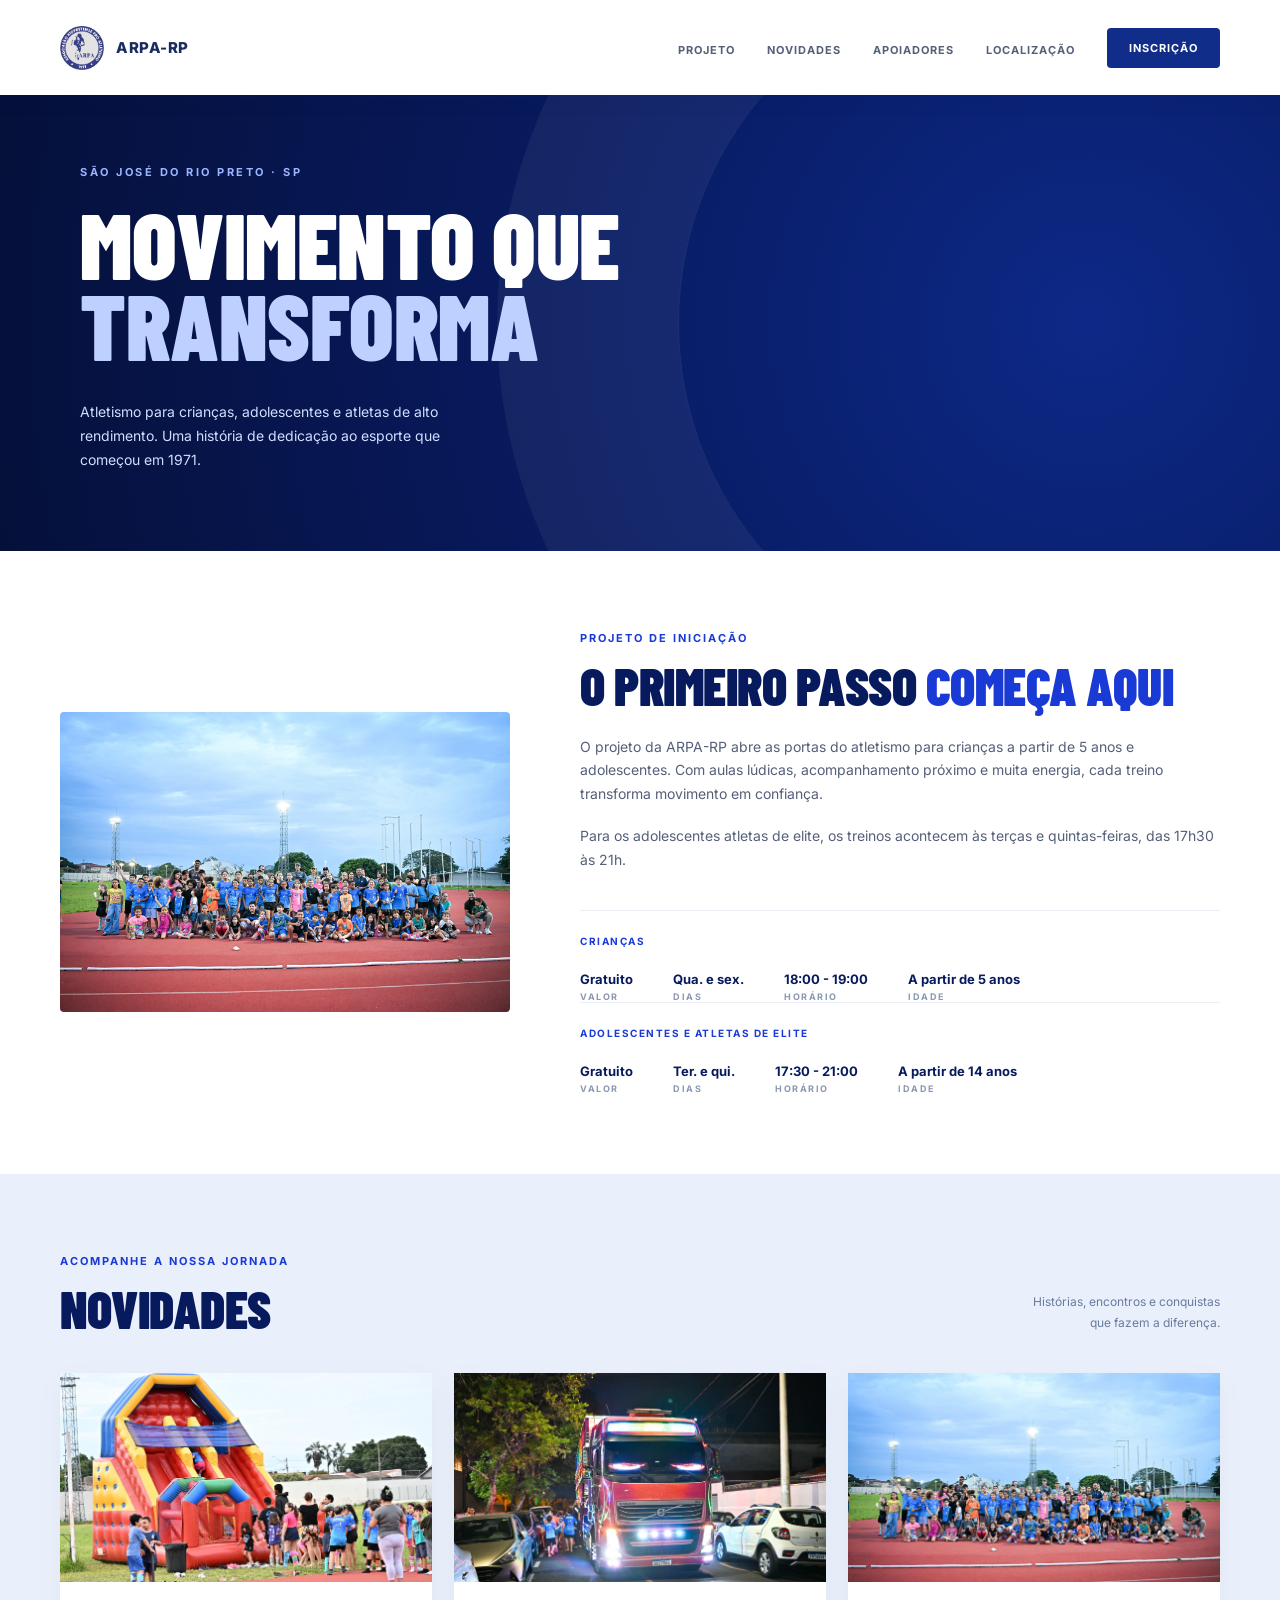
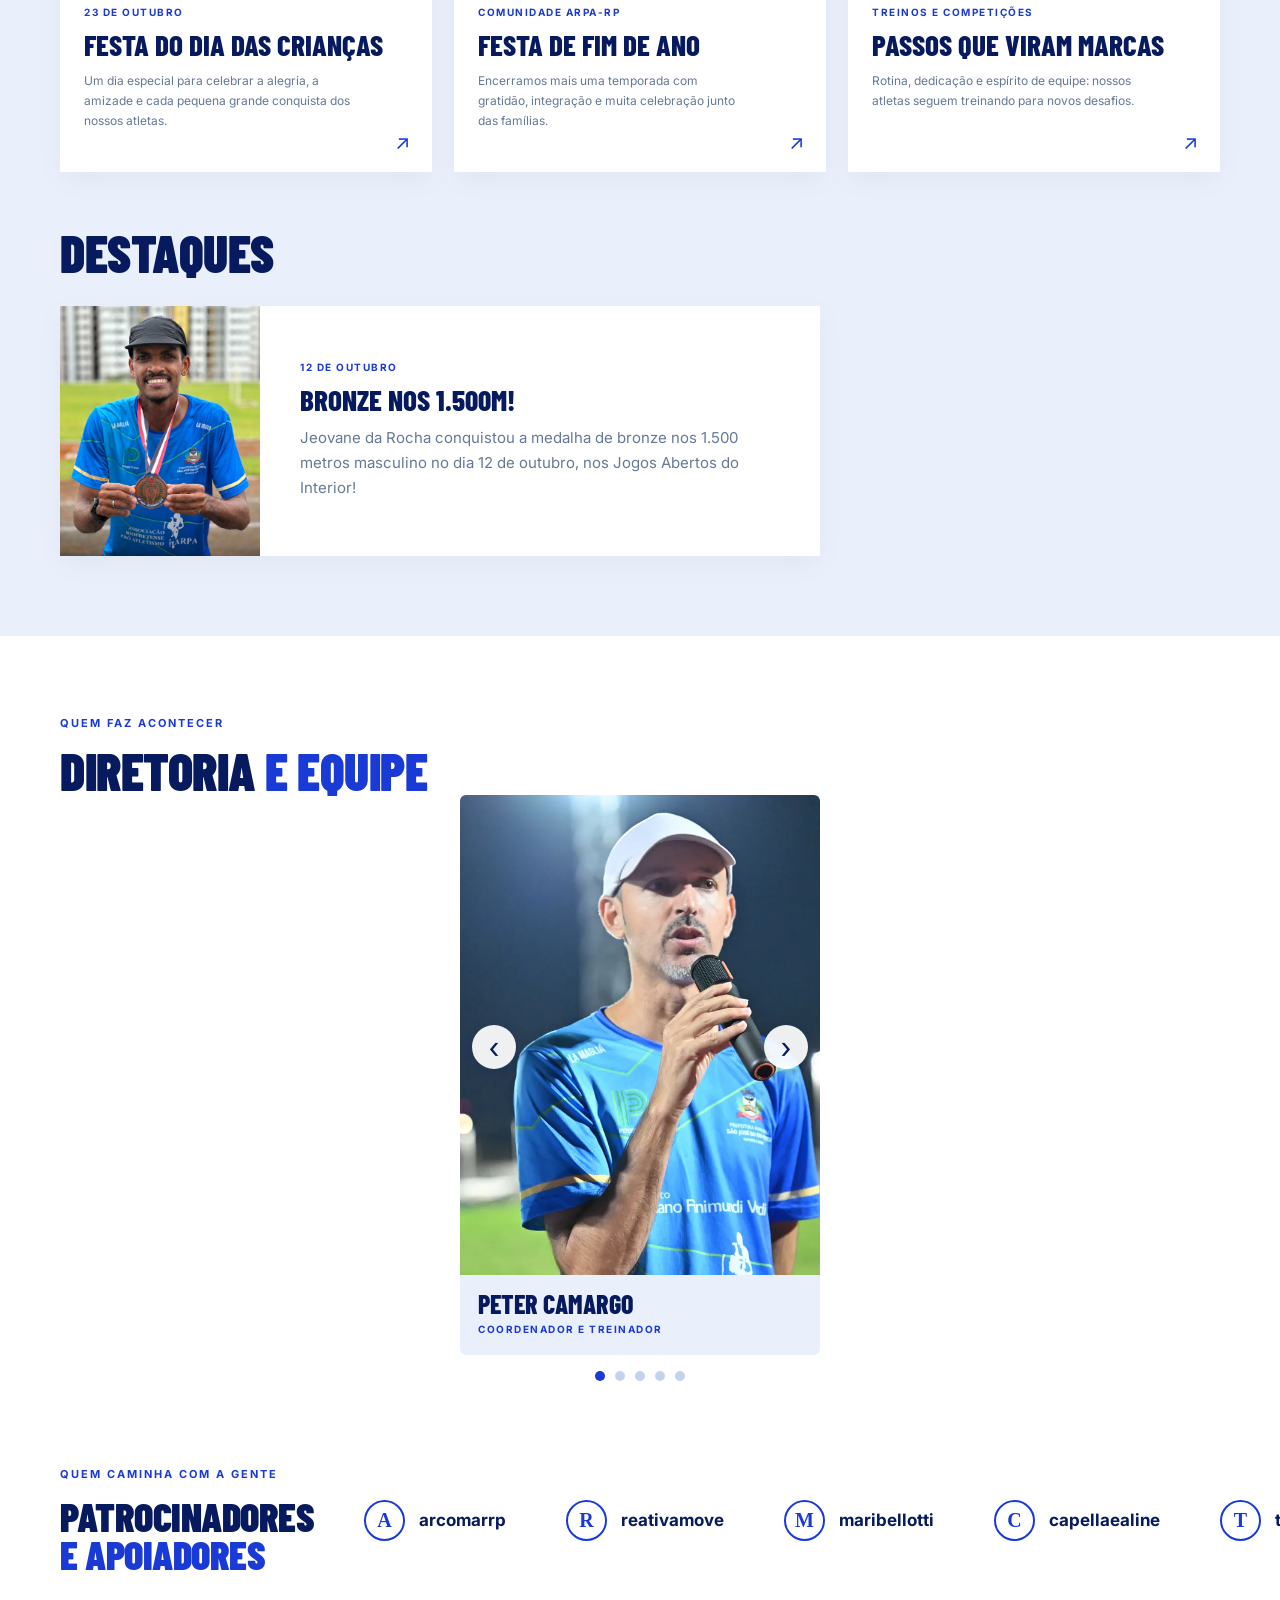
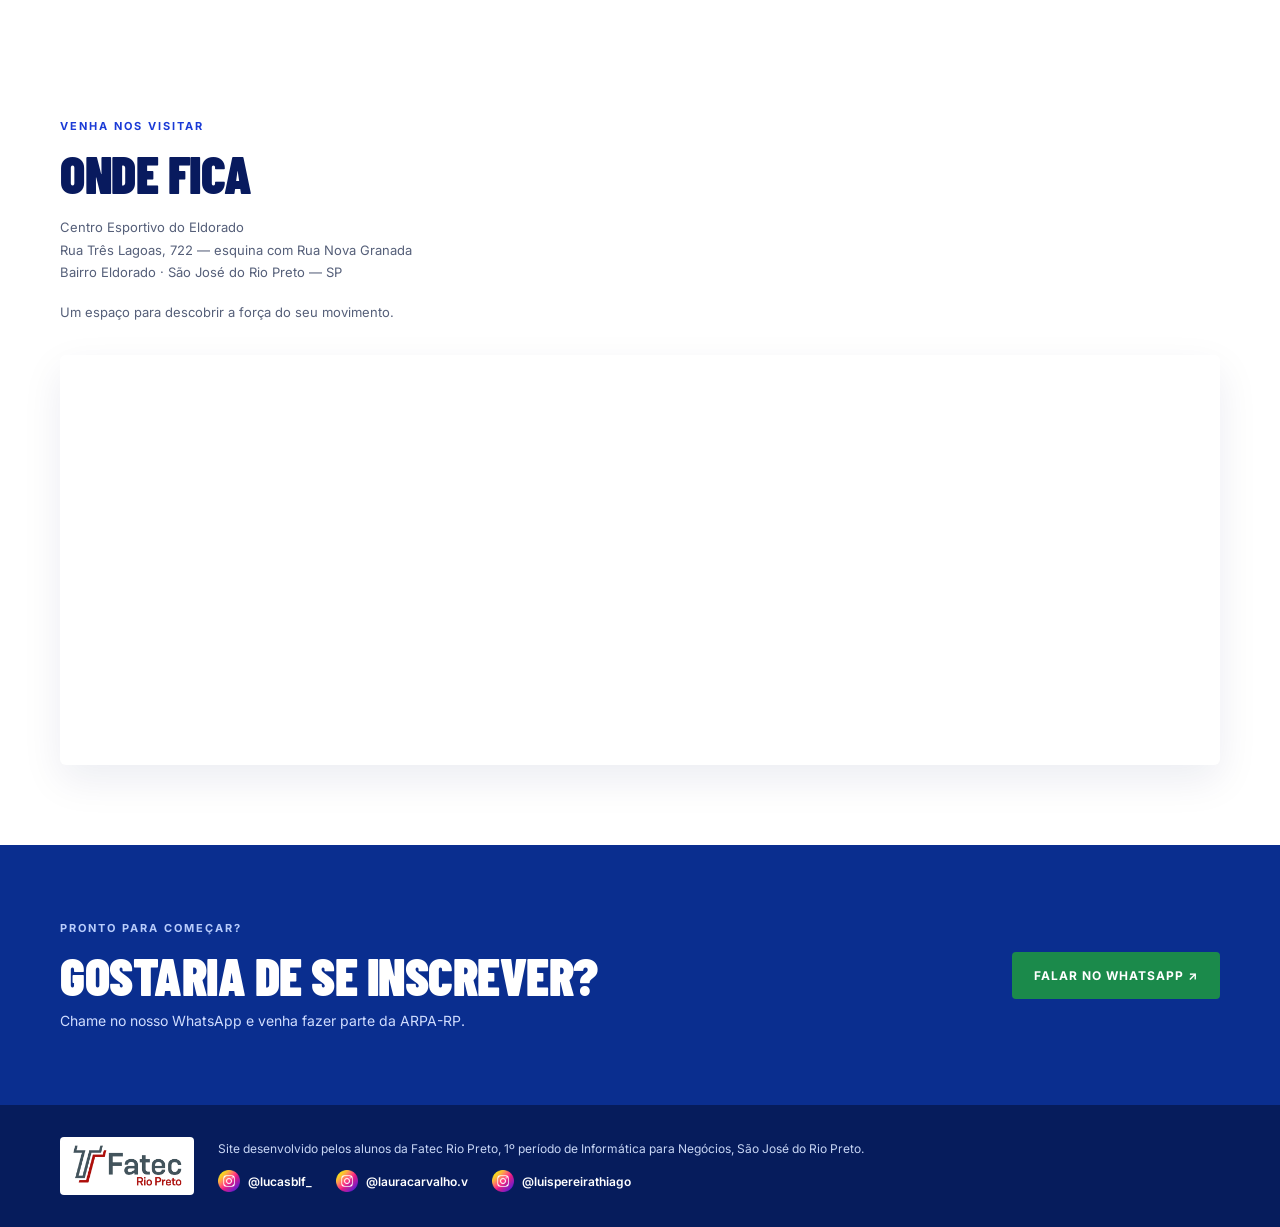
<file: index.html>
<!doctype html>
<html lang="pt-BR">
  <head>
    <!-- CONFIGURAÇÕES BÁSICAS -->

    <meta charset="UTF-8" />
    <meta name="viewport" content="width=device-width, initial-scale=1.0" />

    <title>ARPA-RP | Associação Riopretense Pró Atletismo</title>
    <meta
      name="description"
      content="Conheça a ARPA-RP, Associação Riopretense Pró Atletismo. 
    Acompanhe nossos projetos, novidades e iniciativas de incentivo ao atletismo em Rio Preto."
    />
    <link rel="icon" type="image/webp" href="img/logo_sem_fundo.webp" />
    <link rel="stylesheet" href="css/geral.css" />
    <link rel="stylesheet" href="css/index.css" />
  </head>
  <body>
    <!-- HEADER -->
    <header class="header">
      <a class="logoimg" href="#inicio">
        <img class="logo" alt="Logo ARPA-RP" src="img/logo_sem_fundo.webp" />
        <span>ARPA-RP</span>
      </a>

      <nav>
        <ul class="sub-items">
          <li><a href="#projeto">PROJETO</a></li>
          <li><a href="#novidades">NOVIDADES</a></li>
          <li><a href="#patrocinadores">APOIADORES</a></li>
          <li><a href="#mapa">LOCALIZAÇÃO</a></li>
          <li><a href="#inscricao" class="button">INSCRIÇÃO</a></li>
        </ul>
      </nav>
    </header>

    <!-- SEÇÃO INÍCIO -->
    <section class="container" id="inicio">
      <div class="hero-content">
        <div class="topo-menu">
          <p class="localizacao">SÃO JOSÉ DO RIO PRETO · SP</p>
          <!-- MENU DO CELULAR (menu hambúrguer) -->
          <!-- checkbox invisível guarda se o menu está aberto; o label logo abaixo é o botão de 3 barrinhas -->
          <input class="menu-check" type="checkbox" id="menu-abrir" aria-label="Abrir menu" />
          <label class="menu-botao" for="menu-abrir">
            <span></span>
            <span></span>
            <span></span>
          </label>
          <nav class="menu-celular" aria-label="Menu principal">
            <ul>
              <li><a href="#projeto">PROJETO</a></li>
              <li><a href="#novidades">NOVIDADES</a></li>
              <li><a href="#patrocinadores">APOIADORES</a></li>
              <li><a href="#mapa">LOCALIZAÇÃO</a></li>
              <li><a href="#inscricao" class="button">INSCRIÇÃO</a></li>
            </ul>
          </nav>
        </div>

        <h1>MOVIMENTO QUE<br /><span class="destaque-claro">TRANSFORMA</span></h1>

        <p class="descricao">
          Atletismo para crianças, adolescentes e atletas de alto rendimento.
          Uma história de dedicação ao esporte que começou em 1971.
        </p>
      </div>
    </section>

    <!-- SEÇÃO PROJETO -->
    <section class="secao-professor" id="projeto">
      <div class="professor-wrapper">

        <div class="container-professor">
          <img class="imagem-professor" alt="Grupo de crianças e adolescentes da ARPA-RP reunidos na pista de atletismo" src="img/criancas.webp">
        </div>

        <div class="professor-conteudo">
          <p class="subtitulo-iniciacao">PROJETO DE INICIAÇÃO</p>
          <h2>O PRIMEIRO PASSO <span class="destaque">COMEÇA AQUI</span></h2>
          <p class="texto-principal">
            O projeto da ARPA-RP abre as portas do atletismo para crianças a partir de 5 anos e adolescentes. Com aulas lúdicas, acompanhamento próximo e muita energia, cada treino transforma movimento em confiança.
          </p>
          <p class="texto-secundario">
            Para os adolescentes atletas de elite, os treinos acontecem às terças e quintas-feiras, das 17h30 às 21h.
          </p>

          <div class="info-grid">
            <span class="info-titulo">CRIANÇAS</span>
            <div class="info-item">
              <span class="info-valor">Gratuito</span>
              <span class="info-rotulo">VALOR</span>
            </div>
            <div class="info-item">
              <span class="info-valor">Qua. e sex.</span>
              <span class="info-rotulo">DIAS</span>
            </div>
            <div class="info-item">
              <span class="info-valor">18:00 - 19:00</span>
              <span class="info-rotulo">HORÁRIO</span>
            </div>
            <div class="info-item">
              <span class="info-valor">A partir de 5 anos</span>
              <span class="info-rotulo">IDADE</span>
            </div>
          </div>

          <div class="info-grid info-grid-elite">
            <span class="info-titulo">ADOLESCENTES E ATLETAS DE ELITE</span>
            <div class="info-item">
              <span class="info-valor">Gratuito</span>
              <span class="info-rotulo">VALOR</span>
            </div>
            <div class="info-item">
              <span class="info-valor">Ter. e qui.</span>
              <span class="info-rotulo">DIAS</span>
            </div>
            <div class="info-item">
              <span class="info-valor">17:30 - 21:00</span>
              <span class="info-rotulo">HORÁRIO</span>
            </div>
            <div class="info-item">
              <span class="info-valor">A partir de 14 anos</span>
              <span class="info-rotulo">IDADE</span>
            </div>
          </div>
        </div>
      </div>
    </section>

    <!-- SEÇÃO NOVIDADES -->
    <section class="secao-novidades" id="novidades">
      <div class="conteudo-central">
        <div class="titulo-novidades">
          <div>
            <p class="subtitulo-secao">ACOMPANHE A NOSSA JORNADA</p>
            <h2 class="titulo-secao">NOVIDADES</h2>
          </div>
          <p class="nota-novidades">Histórias, encontros e conquistas<br />que fazem a diferença.</p>
        </div>

        <div class="grade-novidades">
          <article class="card-novidade">
            <a class="card-imagem" href="Festa_do_Dia_das_Criancas.html">
              <img src="img/brinquedo.webp" alt="Crianças brincando em um tobogã inflável na pista de atletismo" loading="lazy" />
            </a>
            <div class="card-texto">
              <p class="card-etiqueta">23 DE OUTUBRO</p>
              <h3><a href="Festa_do_Dia_das_Criancas.html">Festa do Dia das Crianças</a></h3>
              <p class="card-descricao">Um dia especial para celebrar a alegria, a amizade e cada pequena grande conquista dos nossos atletas.</p>
              <a class="card-seta" href="Festa_do_Dia_das_Criancas.html" aria-label="Ver a página Festa do Dia das Crianças">↗</a>
            </div>
          </article>
          <article class="card-novidade">
            <a class="card-imagem" href="Festa_de_Fim_de_Ano.html">
              <img src="img/carreta.webp" alt="Carreta iluminada chegando à festa da ARPA-RP à noite" loading="lazy" />
            </a>
            <div class="card-texto">
              <p class="card-etiqueta">COMUNIDADE ARPA-RP</p>
              <h3><a href="Festa_de_Fim_de_Ano.html">Festa de fim de ano</a></h3>
              <p class="card-descricao">Encerramos mais uma temporada com gratidão, integração e muita celebração junto das famílias.</p>
              <a class="card-seta" href="Festa_de_Fim_de_Ano.html" aria-label="Ver a página Festa de fim de ano">↗</a>
            </div>
          </article>
          <article class="card-novidade">
            <a class="card-imagem" href="Passos_que_Viram_Marcas.html">
              <img src="img/criancas.webp" alt="Grupo de crianças e adolescentes da ARPA-RP reunidos na pista de atletismo" loading="lazy" />
            </a>
            <div class="card-texto">
              <p class="card-etiqueta">TREINOS E COMPETIÇÕES</p>
              <h3><a href="Passos_que_Viram_Marcas.html">Passos que viram marcas</a></h3>
              <p class="card-descricao">Rotina, dedicação e espírito de equipe: nossos atletas seguem treinando para novos desafios.</p>
              <a class="card-seta" href="Passos_que_Viram_Marcas.html" aria-label="Ver a página Passos que viram marcas">↗</a>
            </div>
          </article>
        </div>

        <!-- DESTAQUES -->
        <h2 class="titulo-secao titulo-destaques">DESTAQUES</h2>
        <article class="card-novidade card-destaque">
          <div class="card-imagem">
            <img src="img/jeovany_bronze_1500.webp" alt="Jeovane da Rocha mostrando a medalha de bronze, com a camiseta da ARPA-RP" loading="lazy" />
          </div>
          <div class="card-texto">
            <p class="card-etiqueta">12 DE OUTUBRO</p>
            <h3>Bronze nos 1.500m!</h3>
            <p class="card-descricao">
              Jeovane da Rocha conquistou a medalha de bronze nos 1.500 metros
              masculino no dia 12 de outubro, nos Jogos Abertos do Interior!
            </p>
          </div>
        </article>
      </div>
    </section>

    <!-- SEÇÃO DIRETORIA -->
    <section class="secao-diretoria" id="diretoria">
      <div class="conteudo-central">
        <p class="subtitulo-secao">QUEM FAZ ACONTECER</p>
        <h2 class="titulo-secao">DIRETORIA <span class="destaque">E EQUIPE</span></h2>

        <!-- CARROSSEL COM SETAS -->
        <div class="carrossel-setas carrossel-diretoria">
          <!-- Cada radio representa uma pessoa: só um fica marcado e o CSS mostra a pessoa dele -->
          <input class="slide-radio" type="radio" name="diretoria" id="diretoria-1" checked aria-label="Mostrar item 1 de 5" />
          <input class="slide-radio" type="radio" name="diretoria" id="diretoria-2" aria-label="Mostrar item 2 de 5" />
          <input class="slide-radio" type="radio" name="diretoria" id="diretoria-3" aria-label="Mostrar item 3 de 5" />
          <input class="slide-radio" type="radio" name="diretoria" id="diretoria-4" aria-label="Mostrar item 4 de 5" />
          <input class="slide-radio" type="radio" name="diretoria" id="diretoria-5" aria-label="Mostrar item 5 de 5" />
          <div class="slides-janela">
            <div class="slides-trilho">
              <div class="slide">
                <article class="membro">
                <img src="img/diretoria_treinador_peter.webp" alt="Peter Camargo, treinador da ARPA-RP" loading="lazy" />
                <div class="membro-texto">
                  <h3>Peter Camargo</h3>
                  <p>COORDENADOR E TREINADOR</p>
                </div>
                </article>
                <!-- Setas: o "for" aponta para o radio anterior ou o próximo -->
                <label class="seta seta-esq" for="diretoria-5" aria-label="Anterior">&#8249;</label>
                <label class="seta seta-dir" for="diretoria-2" aria-label="Próximo">&#8250;</label>
              </div>
              <div class="slide">
                <article class="membro">
                <img src="img/diretoria_diretor_cleber.webp" alt="Cleber, diretor da ARPA-RP" loading="lazy" />
                <div class="membro-texto">
                  <h3>Cleber</h3>
                  <p>DIRETOR</p>
                </div>
                </article>
                <label class="seta seta-esq" for="diretoria-1" aria-label="Anterior">&#8249;</label>
                <label class="seta seta-dir" for="diretoria-3" aria-label="Próximo">&#8250;</label>
              </div>
              <div class="slide">
                <article class="membro">
                <img src="img/diretoria_diretor_edinho.webp" alt="Edinho, diretor da ARPA-RP" loading="lazy" />
                <div class="membro-texto">
                  <h3>Edinho</h3>
                  <p>DIRETOR</p>
                </div>
                </article>
                <label class="seta seta-esq" for="diretoria-2" aria-label="Anterior">&#8249;</label>
                <label class="seta seta-dir" for="diretoria-4" aria-label="Próximo">&#8250;</label>
              </div>
              <div class="slide">
                <article class="membro">
                <img src="img/diretoria_filmmaker_gabriel.webp" alt="Gabriel, filmmaker da ARPA-RP" loading="lazy" />
                <div class="membro-texto">
                  <h3>Gabriel</h3>
                  <p>FILMMAKER</p>
                </div>
                </article>
                <label class="seta seta-esq" for="diretoria-3" aria-label="Anterior">&#8249;</label>
                <label class="seta seta-dir" for="diretoria-5" aria-label="Próximo">&#8250;</label>
              </div>
              <div class="slide">
                <article class="membro">
                <img src="img/diretoria_filmmaker_lucas.webp" alt="Lucas, filmmaker da ARPA-RP" loading="lazy" />
                <div class="membro-texto">
                  <h3>Lucas</h3>
                  <p>FILMMAKER</p>
                </div>
                </article>
                <label class="seta seta-esq" for="diretoria-4" aria-label="Anterior">&#8249;</label>
                <label class="seta seta-dir" for="diretoria-1" aria-label="Próximo">&#8250;</label>
              </div>
            </div>
          </div>
          <div class="pontos">
            <label for="diretoria-1" aria-label="Ir para o item 1"></label>
            <label for="diretoria-2" aria-label="Ir para o item 2"></label>
            <label for="diretoria-3" aria-label="Ir para o item 3"></label>
            <label for="diretoria-4" aria-label="Ir para o item 4"></label>
            <label for="diretoria-5" aria-label="Ir para o item 5"></label>
          </div>
        </div>
      </div>
    </section>

    <!-- SEÇÃO PATROCINADORES -->
    <section class="secao-apoiadores" id="patrocinadores">
      <div class="titulo-apoiadores">
        <p class="subtitulo-secao">QUEM CAMINHA COM A GENTE</p>
        <h2 class="titulo-secao">PATROCINADORES <span class="destaque">E APOIADORES</span></h2>
      </div>

      <div class="faixa">
        <div class="faixa-trilho">
          <div class="faixa-grupo">
            <div class="apoiador"><span class="apoiador-letra">A</span>arcomarrp</div>
            <div class="apoiador"><span class="apoiador-letra">R</span>reativamove</div>
            <div class="apoiador"><span class="apoiador-letra">M</span>maribellotti</div>
            <div class="apoiador"><span class="apoiador-letra">C</span>capellaealine</div>
            <div class="apoiador"><span class="apoiador-letra">T</span>techmess_rp</div>
            <div class="apoiador"><span class="apoiador-letra">N</span>neusa.massoterapeuta</div>
            <div class="apoiador"><span class="apoiador-letra">S</span>suco_sabor_saude</div>
            <div class="apoiador"><span class="apoiador-letra">I</span>institutogiulianofverdi</div>
            <div class="apoiador"><span class="apoiador-letra">M</span>matheuslolii</div>
            <div class="apoiador"><span class="apoiador-letra">G</span>grupomacali</div>
          </div>
          <!-- Cópia da lista: faz a faixa parecer infinita (aria-hidden evita que o leitor de tela leia duas vezes) -->
          <div class="faixa-grupo" aria-hidden="true">
            <div class="apoiador"><span class="apoiador-letra">A</span>arcomarrp</div>
            <div class="apoiador"><span class="apoiador-letra">R</span>reativamove</div>
            <div class="apoiador"><span class="apoiador-letra">M</span>maribellotti</div>
            <div class="apoiador"><span class="apoiador-letra">C</span>capellaealine</div>
            <div class="apoiador"><span class="apoiador-letra">T</span>techmess_rp</div>
            <div class="apoiador"><span class="apoiador-letra">N</span>neusa.massoterapeuta</div>
            <div class="apoiador"><span class="apoiador-letra">S</span>suco_sabor_saude</div>
            <div class="apoiador"><span class="apoiador-letra">I</span>institutogiulianofverdi</div>
            <div class="apoiador"><span class="apoiador-letra">M</span>matheuslolii</div>
            <div class="apoiador"><span class="apoiador-letra">G</span>grupomacali</div>
          </div>
        </div>
      </div>
    </section>

    <!-- SEÇÃO MAPA -->
    <section class="secao-mapa" id="mapa">
      <div class="conteudo-central">
        <p class="subtitulo-secao">VENHA NOS VISITAR</p>
        <h2 class="titulo-secao">ONDE FICA</h2>
        <p class="endereco">
          Centro Esportivo do Eldorado<br />
          Rua Três Lagoas, 722 — esquina com Rua Nova Granada<br />
          Bairro Eldorado · São José do Rio Preto — SP
        </p>
        <p class="endereco">Um espaço para descobrir a força do seu movimento.</p>
        <div class="moldura-mapa">
          <!-- iframe mostra o mapa do Google Maps dentro da página -->
          <iframe src="https://www.google.com/maps/embed?pb=!4v1794437292849!6m8!1m7!1sqsPSdL8BQTktlweswlVt3Q!2m2!1d-20.78606334865074!2d-49.39975207491702!3f42.84355793179989!4f-8.03021691780674!5f0.7820865974627469" width="600" height="450" style="border:0;" allowfullscreen="" loading="lazy" referrerpolicy="strict-origin-when-cross-origin"></iframe>
        </div>
      </div>
    </section>

    <!-- SEÇÃO INSCRIÇÃO -->
    <section class="secao-inscricao" id="inscricao">
      <div class="conteudo-central inscricao-conteudo">
        <div>
          <p class="subtitulo-secao subtitulo-claro">PRONTO PARA COMEÇAR?</p>
          <h2 class="titulo-secao">GOSTARIA DE SE INSCREVER?</h2>
          <p class="inscricao-texto">Chame no nosso WhatsApp e venha fazer parte da ARPA-RP.</p>
        </div>
        <a class="botao-whatsapp" href="https://wa.me/5517996532933?text=Quero%20me%20inscrever" target="_blank" rel="noopener">FALAR NO WHATSAPP ↗</a>
      </div>
    </section>

    <!-- RODAPÉ -->
    <footer class="rodape">
      <div class="conteudo-central rodape-credito">
        <span class="fatec-fundo">
          <img src="img/fateclogo.webp" alt="Logo da Fatec Rio Preto" loading="lazy" />
        </span>
        <div class="credito-texto">
          <p>
            Site desenvolvido pelos alunos da Fatec Rio Preto, 1º período de
            Informática para Negócios, São José do Rio Preto.
          </p>
          <div class="credito-integrantes">
            <a class="link-instagram" href="https://www.instagram.com/lucasblf_/" target="_blank" rel="noopener">
              <img src="img/instagram.png" alt="" loading="lazy" />
              @lucasblf_
            </a>
            <a class="link-instagram" href="https://www.instagram.com/lauracarvalho.v/" target="_blank" rel="noopener">
              <img src="img/instagram.png" alt="" loading="lazy" />
              @lauracarvalho.v
            </a>
            <a class="link-instagram" href="https://www.instagram.com/luispereirathiago/" target="_blank" rel="noopener">
              <img src="img/instagram.png" alt="" loading="lazy" />
              @luispereirathiago
            </a>
          </div>
        </div>
      </div>
    </footer>
  </body>
</html>
</file>
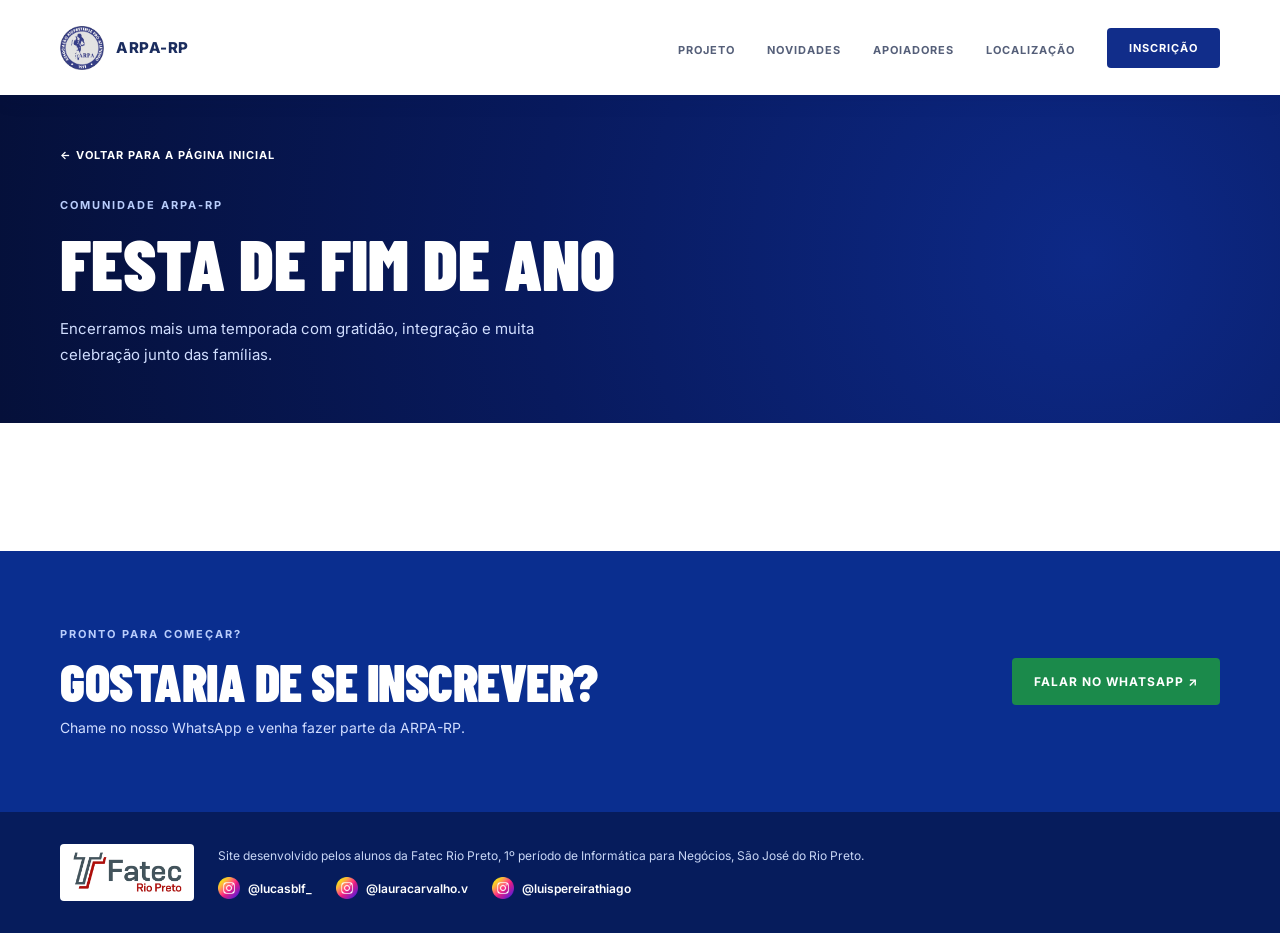
<file: Festa_de_Fim_de_Ano.html>
<!doctype html>
<html lang="pt-BR">
  <head>
    <!-- CONFIGURAÇÕES BÁSICAS -->
    <meta charset="UTF-8" />
    <meta name="viewport" content="width=device-width, initial-scale=1.0" /> 
    <title>Festa de fim de ano | ARPA-RP</title>
    <meta name="description" content="Encerramos mais uma temporada com gratidão, integração e muita celebração junto das famílias." />
    <link rel="icon" type="image/webp" href="img/logo_sem_fundo.webp" />
    <link rel="stylesheet" href="css/geral.css" />
    <link rel="stylesheet" href="css/festa-fim-de-ano.css" />
  </head>
  <body>
    <!-- HEADER -->
    <header class="header">
      <a class="logoimg" href="index.html">
        <img class="logo" alt="Logo ARPA-RP" src="img/logo_sem_fundo.webp" />
        <span>ARPA-RP</span>
      </a>

      <nav>
        <ul class="sub-items">
          <li><a href="index.html#projeto">PROJETO</a></li>
          <li><a href="index.html#novidades">NOVIDADES</a></li>
          <li><a href="index.html#patrocinadores">APOIADORES</a></li>
          <li><a href="index.html#mapa">LOCALIZAÇÃO</a></li>
          <li><a href="index.html#inscricao" class="button">INSCRIÇÃO</a></li>
        </ul>
      </nav>
    </header>

    <!-- BANNER DA PÁGINA -->
    <section class="pagina-banner">
      <div class="conteudo-central">
        <div class="topo-menu">
          <a class="botao-voltar" href="index.html">← VOLTAR PARA A PÁGINA INICIAL</a>
          <!-- MENU DO CELULAR (menu hambúrguer) -->
          <!-- checkbox invisível guarda se o menu está aberto; o label logo abaixo é o botão de 3 barrinhas -->
          <input class="menu-check" type="checkbox" id="menu-abrir" aria-label="Abrir menu" />
          <label class="menu-botao" for="menu-abrir">
            <span></span>
            <span></span>
            <span></span>
          </label>
          <nav class="menu-celular" aria-label="Menu principal">
            <ul>
              <li><a href="index.html#projeto">PROJETO</a></li>
              <li><a href="index.html#novidades">NOVIDADES</a></li>
              <li><a href="index.html#patrocinadores">APOIADORES</a></li>
              <li><a href="index.html#mapa">LOCALIZAÇÃO</a></li>
              <li><a href="index.html#inscricao" class="button">INSCRIÇÃO</a></li>
            </ul>
          </nav>
        </div>
        <p class="subtitulo-secao subtitulo-claro">COMUNIDADE ARPA-RP</p>
        <h1>Festa de fim de ano</h1>
        <p class="pagina-descricao">Encerramos mais uma temporada com gratidão, integração e muita celebração junto das famílias.</p>
      </div>
    </section>

    <!-- FOTOS E TEXTO -->
    <section class="pagina-galeria">
    </section>

    <!-- SEÇÃO INSCRIÇÃO -->
    <section class="secao-inscricao">
      <div class="conteudo-central inscricao-conteudo">
        <div>
          <p class="subtitulo-secao subtitulo-claro">PRONTO PARA COMEÇAR?</p>
          <h2 class="titulo-secao">GOSTARIA DE SE INSCREVER?</h2>
          <p class="inscricao-texto">Chame no nosso WhatsApp e venha fazer parte da ARPA-RP.</p>
        </div>
        <a class="botao-whatsapp" href="https://wa.me/5517996532933?text=Quero%20me%20inscrever" target="_blank" rel="noopener">FALAR NO WHATSAPP ↗</a>
      </div>
    </section>

    <!-- RODAPÉ -->
    <footer class="rodape">
      <div class="conteudo-central rodape-credito">
        <span class="fatec-fundo">
          <img src="img/fateclogo.webp" alt="Logo da Fatec Rio Preto" loading="lazy" />
        </span>
        <div class="credito-texto">
          <p>
            Site desenvolvido pelos alunos da Fatec Rio Preto, 1º período de
            Informática para Negócios, São José do Rio Preto.
          </p>
          <div class="credito-integrantes">
            <a class="link-instagram" href="https://www.instagram.com/lucasblf_/" target="_blank" rel="noopener">
              <img src="img/instagram.png" alt="" loading="lazy" />
              @lucasblf_
            </a>
            <a class="link-instagram" href="https://www.instagram.com/lauracarvalho.v/" target="_blank" rel="noopener">
              <img src="img/instagram.png" alt="" loading="lazy" />
              @lauracarvalho.v
            </a>
            <a class="link-instagram" href="https://www.instagram.com/luispereirathiago/" target="_blank" rel="noopener">
              <img src="img/instagram.png" alt="" loading="lazy" />
              @luispereirathiago
            </a>
          </div>
        </div>
      </div>
    </footer>
  </body>
</html>
</file>
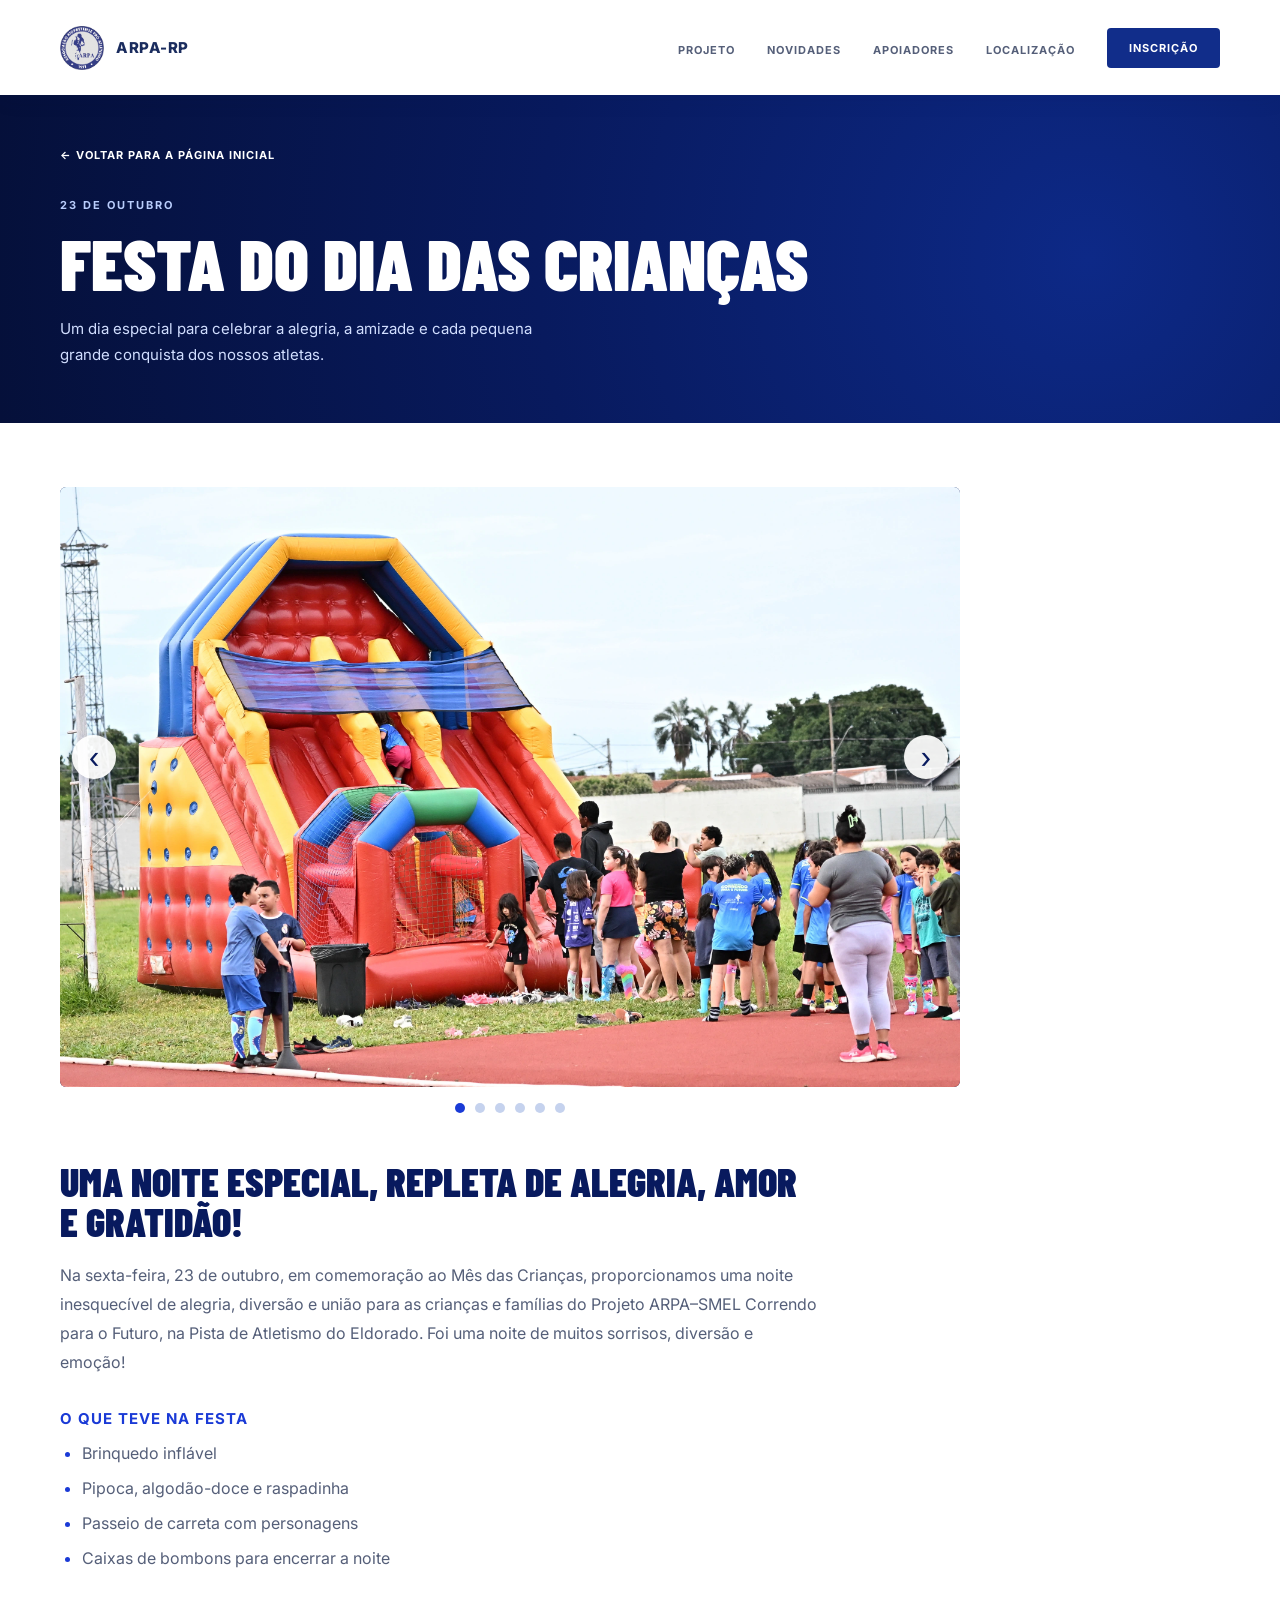
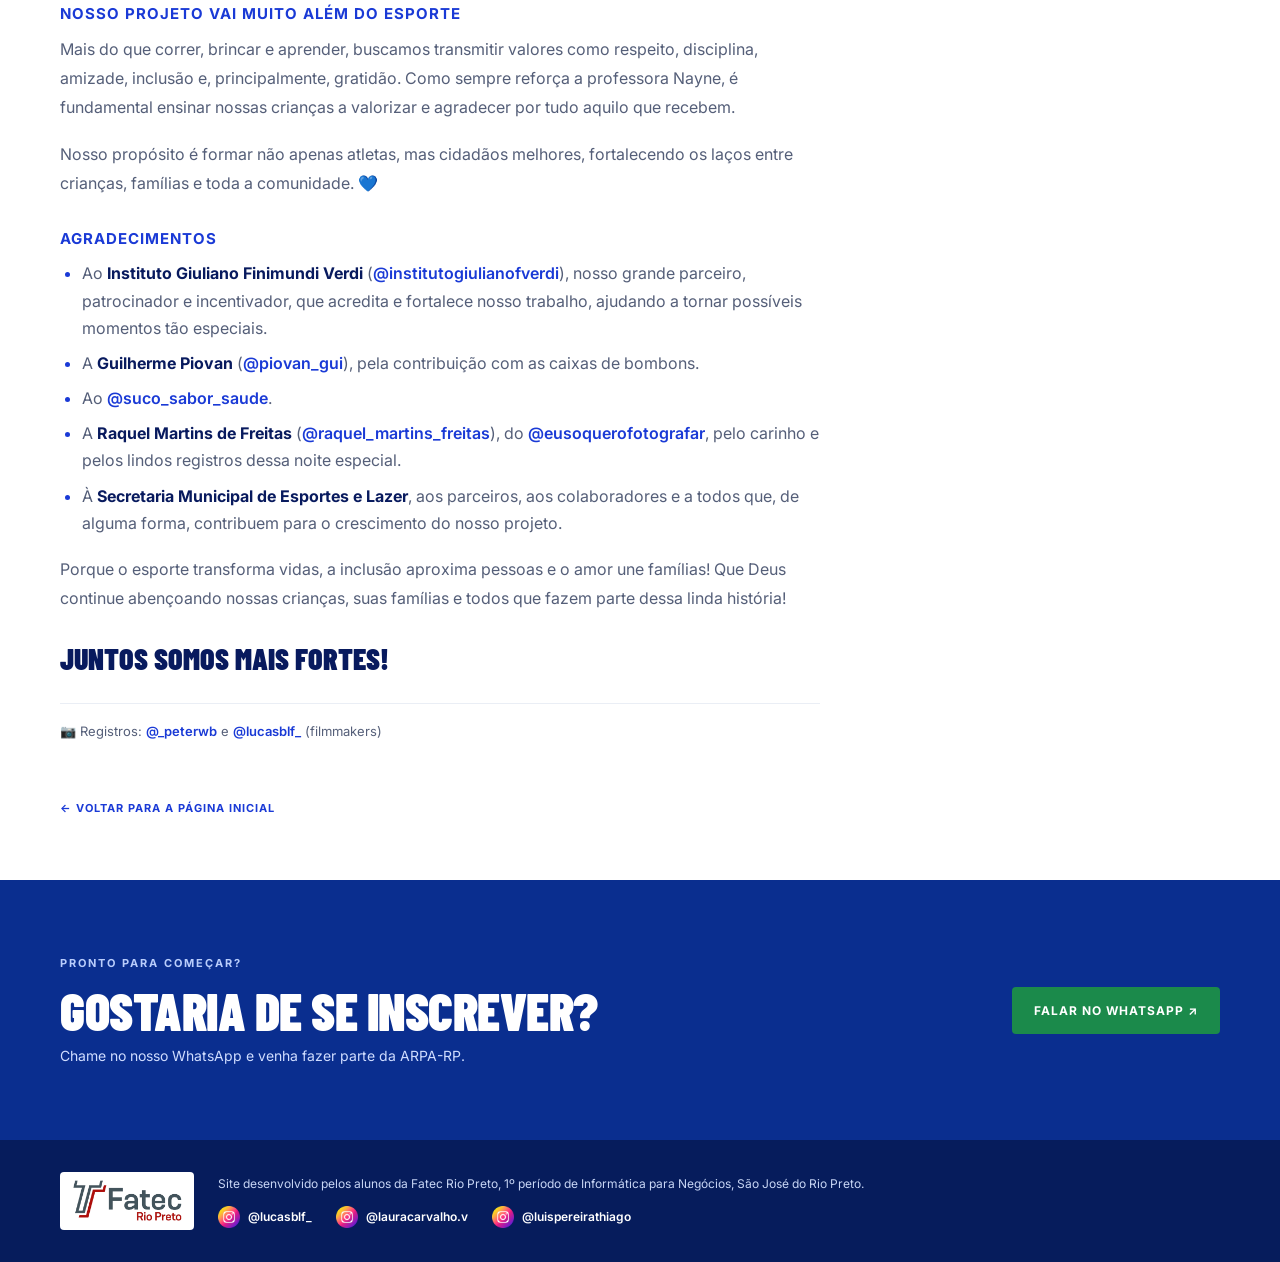
<file: Festa_do_Dia_das_Criancas.html>
<!doctype html>
<html lang="pt-BR">
  <head>
    <!-- CONFIGURAÇÕES BÁSICAS -->
    <meta charset="UTF-8" />
    <meta name="viewport" content="width=device-width, initial-scale=1.0" />
    <title>Festa do Dia das Crianças | ARPA-RP</title>
    <meta name="description" content="Um dia especial para celebrar a alegria, a amizade e cada pequena grande conquista dos nossos atletas." />
    <link rel="icon" type="image/webp" href="img/logo_sem_fundo.webp" />
    <link rel="stylesheet" href="css/geral.css" />
    <link rel="stylesheet" href="css/festa-dia-das-criancas.css" />
  </head>
  <body>
    <!-- HEADER -->
    <header class="header">
      <a class="logoimg" href="index.html">
        <img class="logo" alt="Logo ARPA-RP" src="img/logo_sem_fundo.webp" />
        <span>ARPA-RP</span>
      </a>

      <nav>
        <ul class="sub-items">
          <li><a href="index.html#projeto">PROJETO</a></li>
          <li><a href="index.html#novidades">NOVIDADES</a></li>
          <li><a href="index.html#patrocinadores">APOIADORES</a></li>
          <li><a href="index.html#mapa">LOCALIZAÇÃO</a></li>
          <li><a href="index.html#inscricao" class="button">INSCRIÇÃO</a></li>
        </ul>
      </nav>
    </header>

    <!-- BANNER DA PÁGINA -->
    <section class="pagina-banner">
      <div class="conteudo-central">
        <div class="topo-menu">
          <a class="botao-voltar" href="index.html">← VOLTAR PARA A PÁGINA INICIAL</a>
          <!-- MENU DO CELULAR (menu hambúrguer) -->
          <!-- checkbox invisível guarda se o menu está aberto; o label logo abaixo é o botão de 3 barrinhas -->
          <input class="menu-check" type="checkbox" id="menu-abrir" aria-label="Abrir menu" />
          <label class="menu-botao" for="menu-abrir">
            <span></span>
            <span></span>
            <span></span>
          </label>
          <nav class="menu-celular" aria-label="Menu principal">
            <ul>
              <li><a href="index.html#projeto">PROJETO</a></li>
              <li><a href="index.html#novidades">NOVIDADES</a></li>
              <li><a href="index.html#patrocinadores">APOIADORES</a></li>
              <li><a href="index.html#mapa">LOCALIZAÇÃO</a></li>
              <li><a href="index.html#inscricao" class="button">INSCRIÇÃO</a></li>
            </ul>
          </nav>
        </div>
        <p class="subtitulo-secao subtitulo-claro">23 DE OUTUBRO</p>
        <h1>Festa do Dia das Crianças</h1>
        <p class="pagina-descricao">Um dia especial para celebrar a alegria, a amizade e cada pequena grande conquista dos nossos atletas.</p>
      </div>
    </section>

    <!-- FOTOS E TEXTO -->
    <section class="pagina-galeria">
      <div class="conteudo-central">
        <!-- CARROSSEL DE FOTOS -->
        <div class="carrossel-setas carrossel-fotos">
          <!-- Cada radio representa uma foto: só um fica marcado e o CSS mostra a foto dele -->
          <input class="slide-radio" type="radio" name="festa" id="festa-1" checked aria-label="Mostrar item 1 de 6" />
          <input class="slide-radio" type="radio" name="festa" id="festa-2" aria-label="Mostrar item 2 de 6" />
          <input class="slide-radio" type="radio" name="festa" id="festa-3" aria-label="Mostrar item 3 de 6" />
          <input class="slide-radio" type="radio" name="festa" id="festa-4" aria-label="Mostrar item 4 de 6" />
          <input class="slide-radio" type="radio" name="festa" id="festa-5" aria-label="Mostrar item 5 de 6" />
          <input class="slide-radio" type="radio" name="festa" id="festa-6" aria-label="Mostrar item 6 de 6" />
          <div class="slides-janela">
            <div class="slides-trilho">
              <div class="slide">
                <img src="img/brinquedo.webp" alt="Crianças brincando em um tobogã inflável na pista de atletismo" loading="lazy" />
                <!-- Setas: o "for" aponta para o radio anterior ou o próximo -->
                <label class="seta seta-esq" for="festa-6" aria-label="Anterior">&#8249;</label>
                <label class="seta seta-dir" for="festa-2" aria-label="Próximo">&#8250;</label>
              </div>
              <div class="slide">
                <img src="img/chaves.webp" alt="Criança cumprimentando um personagem fantasiado na festa" loading="lazy" />
                <label class="seta seta-esq" for="festa-1" aria-label="Anterior">&#8249;</label>
                <label class="seta seta-dir" for="festa-3" aria-label="Próximo">&#8250;</label>
              </div>
              <div class="slide">
                <img src="img/personagens.webp" alt="Dois personagens fantasiados se apresentando na festa" loading="lazy" />
                <label class="seta seta-esq" for="festa-2" aria-label="Anterior">&#8249;</label>
                <label class="seta seta-dir" for="festa-4" aria-label="Próximo">&#8250;</label>
              </div>
              <div class="slide">
                <img src="img/caixabombom.webp" alt="Equipe da ARPA-RP ao lado de uma mesa com caixas de bombom" loading="lazy" />
                <label class="seta seta-esq" for="festa-3" aria-label="Anterior">&#8249;</label>
                <label class="seta seta-dir" for="festa-5" aria-label="Próximo">&#8250;</label>
              </div>
              <div class="slide">
                <img src="img/doces_empresa.webp" alt="Equipe de uma empresa de doces ao lado de sua barraca na pista durante a festa" loading="lazy" />
                <label class="seta seta-esq" for="festa-4" aria-label="Anterior">&#8249;</label>
                <label class="seta seta-dir" for="festa-6" aria-label="Próximo">&#8250;</label>
              </div>
              <div class="slide">
                <img src="img/organizacao.webp" alt="Equipe da ARPA-RP reunida na pista com as caixas de bombom" loading="lazy" />
                <label class="seta seta-esq" for="festa-5" aria-label="Anterior">&#8249;</label>
                <label class="seta seta-dir" for="festa-1" aria-label="Próximo">&#8250;</label>
              </div>
            </div>
          </div>
          <div class="pontos">
            <label for="festa-1" aria-label="Ir para o item 1"></label>
            <label for="festa-2" aria-label="Ir para o item 2"></label>
            <label for="festa-3" aria-label="Ir para o item 3"></label>
            <label for="festa-4" aria-label="Ir para o item 4"></label>
            <label for="festa-5" aria-label="Ir para o item 5"></label>
            <label for="festa-6" aria-label="Ir para o item 6"></label>
          </div>
        </div>
        <!-- TEXTO DA NOVIDADE -->
        <div class="pagina-texto">
          <h2>Uma noite especial, repleta de alegria, amor e gratidão!</h2>
          <p>Na sexta-feira, 23 de outubro, em comemoração ao Mês das Crianças, proporcionamos uma noite inesquecível de alegria, diversão e união para as crianças e famílias do Projeto ARPA–SMEL Correndo para o Futuro, na Pista de Atletismo do Eldorado. Foi uma noite de muitos sorrisos, diversão e emoção!</p>

          <h3>O que teve na festa</h3>
          <ul>
            <li>Brinquedo inflável</li>
            <li>Pipoca, algodão-doce e raspadinha</li>
            <li>Passeio de carreta com personagens</li>
            <li>Caixas de bombons para encerrar a noite</li>
          </ul>

          <h3>Nosso projeto vai muito além do esporte</h3>
          <p>Mais do que correr, brincar e aprender, buscamos transmitir valores como respeito, disciplina, amizade, inclusão e, principalmente, gratidão. Como sempre reforça a professora Nayne, é fundamental ensinar nossas crianças a valorizar e agradecer por tudo aquilo que recebem.</p>
          <p>Nosso propósito é formar não apenas atletas, mas cidadãos melhores, fortalecendo os laços entre crianças, famílias e toda a comunidade. 💙</p>

          <h3>Agradecimentos</h3>
          <ul>
            <li>Ao <strong>Instituto Giuliano Finimundi Verdi</strong> (<a href="https://www.instagram.com/institutogiulianofverdi/" target="_blank" rel="noopener">@institutogiulianofverdi</a>), nosso grande parceiro, patrocinador e incentivador, que acredita e fortalece nosso trabalho, ajudando a tornar possíveis momentos tão especiais.</li>
            <li>A <strong>Guilherme Piovan</strong> (<a href="https://www.instagram.com/piovan_gui/" target="_blank" rel="noopener">@piovan_gui</a>), pela contribuição com as caixas de bombons.</li>
            <li>Ao <a href="https://www.instagram.com/suco_sabor_saude/" target="_blank" rel="noopener">@suco_sabor_saude</a>.</li>
            <li>A <strong>Raquel Martins de Freitas</strong> (<a href="https://www.instagram.com/raquel_martins_freitas/" target="_blank" rel="noopener">@raquel_martins_freitas</a>), do <a href="https://www.instagram.com/eusoquerofotografar/" target="_blank" rel="noopener">@eusoquerofotografar</a>, pelo carinho e pelos lindos registros dessa noite especial.</li>
            <li>À <strong>Secretaria Municipal de Esportes e Lazer</strong>, aos parceiros, aos colaboradores e a todos que, de alguma forma, contribuem para o crescimento do nosso projeto.</li>
          </ul>

          <p>Porque o esporte transforma vidas, a inclusão aproxima pessoas e o amor une famílias! Que Deus continue abençoando nossas crianças, suas famílias e todos que fazem parte dessa linda história!</p>
          <p class="texto-destaque">Juntos somos mais fortes!</p>

          <p class="creditos">📷 Registros: <a href="https://www.instagram.com/_peterwb/" target="_blank" rel="noopener">@_peterwb</a> e <a href="https://www.instagram.com/lucasblf_/" target="_blank" rel="noopener">@lucasblf_</a> (filmmakers)</p>
        </div>
        <a class="botao-voltar botao-voltar-escuro" href="index.html">← VOLTAR PARA A PÁGINA INICIAL</a>
      </div>
    </section>

    <!-- SEÇÃO INSCRIÇÃO -->
    <section class="secao-inscricao">
      <div class="conteudo-central inscricao-conteudo">
        <div>
          <p class="subtitulo-secao subtitulo-claro">PRONTO PARA COMEÇAR?</p>
          <h2 class="titulo-secao">GOSTARIA DE SE INSCREVER?</h2>
          <p class="inscricao-texto">Chame no nosso WhatsApp e venha fazer parte da ARPA-RP.</p>
        </div>
        <a class="botao-whatsapp" href="https://wa.me/5517996532933?text=Quero%20me%20inscrever" target="_blank" rel="noopener">FALAR NO WHATSAPP ↗</a>
      </div>
    </section>

    <!-- RODAPÉ -->
    <footer class="rodape">
      <div class="conteudo-central rodape-credito">
        <span class="fatec-fundo">
          <img src="img/fateclogo.webp" alt="Logo da Fatec Rio Preto" loading="lazy" />
        </span>
        <div class="credito-texto">
          <p>
            Site desenvolvido pelos alunos da Fatec Rio Preto, 1º período de
            Informática para Negócios, São José do Rio Preto.
          </p>
          <div class="credito-integrantes">
            <a class="link-instagram" href="https://www.instagram.com/lucasblf_/" target="_blank" rel="noopener">
              <img src="img/instagram.png" alt="" loading="lazy" />
              @lucasblf_
            </a>
            <a class="link-instagram" href="https://www.instagram.com/lauracarvalho.v/" target="_blank" rel="noopener">
              <img src="img/instagram.png" alt="" loading="lazy" />
              @lauracarvalho.v
            </a>
            <a class="link-instagram" href="https://www.instagram.com/luispereirathiago/" target="_blank" rel="noopener">
              <img src="img/instagram.png" alt="" loading="lazy" />
              @luispereirathiago
            </a>
          </div>
        </div>
      </div>
    </footer>
  </body>
</html>
</file>
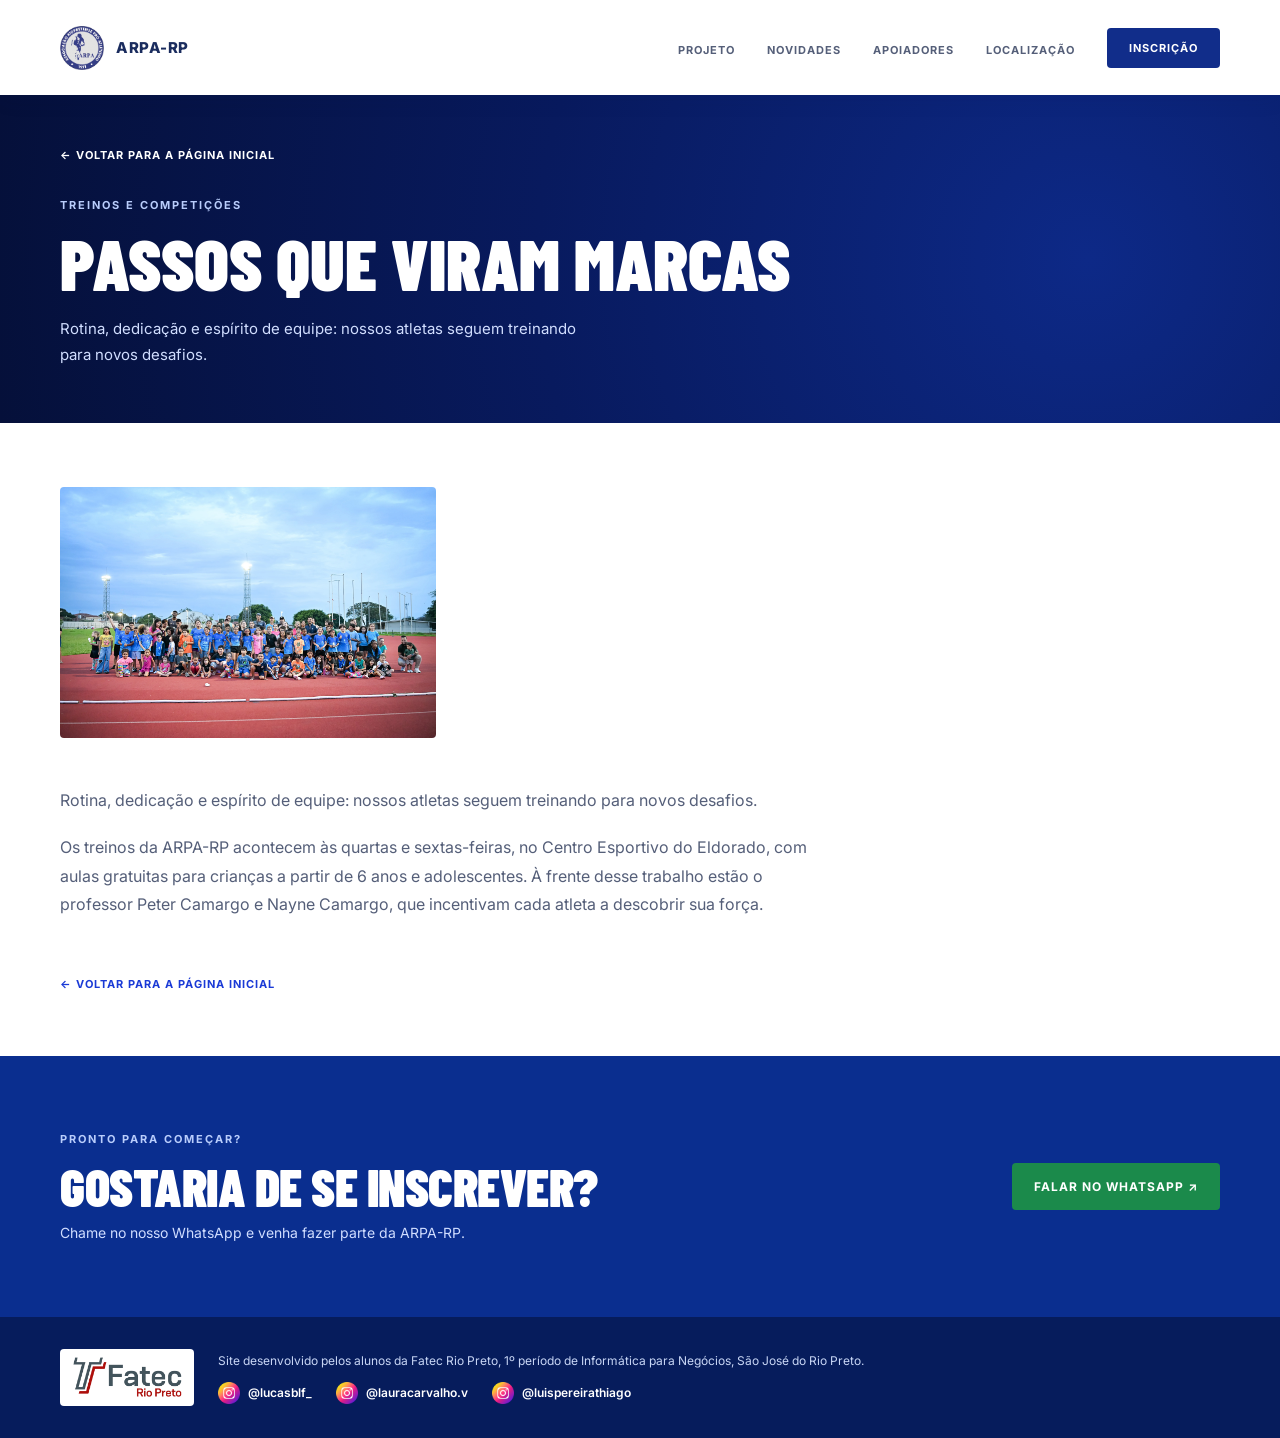
<file: Passos_que_Viram_Marcas.html>
<!doctype html>
<html lang="pt-BR">
  <head>
    <!-- CONFIGURAÇÕES BÁSICAS -->
    <meta charset="UTF-8" />
    <meta name="viewport" content="width=device-width, initial-scale=1.0" />
    <title>Passos que viram marcas | ARPA-RP</title>
    <meta name="description" content="Rotina, dedicação e espírito de equipe: nossos atletas seguem treinando para novos desafios." />
    <link rel="icon" type="image/webp" href="img/logo_sem_fundo.webp" />
    <link rel="stylesheet" href="css/geral.css" />
    <link rel="stylesheet" href="css/passos-que-viram-marcas.css" />
  </head>
  <body>
    <!-- HEADER -->
    <header class="header">
      <a class="logoimg" href="index.html">
        <img class="logo" alt="Logo ARPA-RP" src="img/logo_sem_fundo.webp" />
        <span>ARPA-RP</span>
      </a>

      <nav>
        <ul class="sub-items">
          <li><a href="index.html#projeto">PROJETO</a></li>
          <li><a href="index.html#novidades">NOVIDADES</a></li>
          <li><a href="index.html#patrocinadores">APOIADORES</a></li>
          <li><a href="index.html#mapa">LOCALIZAÇÃO</a></li>
          <li><a href="index.html#inscricao" class="button">INSCRIÇÃO</a></li>
        </ul>
      </nav>
    </header>

    <!-- BANNER DA PÁGINA -->
    <section class="pagina-banner">
      <div class="conteudo-central">
        <div class="topo-menu">
          <a class="botao-voltar" href="index.html">← VOLTAR PARA A PÁGINA INICIAL</a>
          <!-- MENU DO CELULAR (menu hambúrguer) -->
          <!-- checkbox invisível guarda se o menu está aberto; o label logo abaixo é o botão de 3 barrinhas -->
          <input class="menu-check" type="checkbox" id="menu-abrir" aria-label="Abrir menu" />
          <label class="menu-botao" for="menu-abrir">
            <span></span>
            <span></span>
            <span></span>
          </label>
          <nav class="menu-celular" aria-label="Menu principal">
            <ul>
              <li><a href="index.html#projeto">PROJETO</a></li>
              <li><a href="index.html#novidades">NOVIDADES</a></li>
              <li><a href="index.html#patrocinadores">APOIADORES</a></li>
              <li><a href="index.html#mapa">LOCALIZAÇÃO</a></li>
              <li><a href="index.html#inscricao" class="button">INSCRIÇÃO</a></li>
            </ul>
          </nav>
        </div>
        <p class="subtitulo-secao subtitulo-claro">TREINOS E COMPETIÇÕES</p>
        <h1>Passos que viram marcas</h1>
        <p class="pagina-descricao">Rotina, dedicação e espírito de equipe: nossos atletas seguem treinando para novos desafios.</p>
      </div>
    </section>

    <!-- FOTOS E TEXTO -->
    <section class="pagina-galeria">
      <div class="conteudo-central">
        <!-- GALERIA DE FOTOS -->
        <div class="galeria">
          <img src="img/criancas.webp" alt="Grupo de crianças e adolescentes da ARPA-RP reunidos na pista de atletismo" loading="lazy" />
        </div>
        <!-- TEXTO DA NOVIDADE -->
        <div class="pagina-texto">
          <p>Rotina, dedicação e espírito de equipe: nossos atletas seguem treinando para novos desafios.</p>
          <p>Os treinos da ARPA-RP acontecem às quartas e sextas-feiras, no Centro Esportivo do Eldorado, com aulas gratuitas para crianças a partir de 6 anos e adolescentes. À frente desse trabalho estão o professor Peter Camargo e Nayne Camargo, que incentivam cada atleta a descobrir sua força.</p>
        </div>
        <a class="botao-voltar botao-voltar-escuro" href="index.html">← VOLTAR PARA A PÁGINA INICIAL</a>
      </div>
    </section>

    <!-- SEÇÃO INSCRIÇÃO -->
    <section class="secao-inscricao">
      <div class="conteudo-central inscricao-conteudo">
        <div>
          <p class="subtitulo-secao subtitulo-claro">PRONTO PARA COMEÇAR?</p>
          <h2 class="titulo-secao">GOSTARIA DE SE INSCREVER?</h2>
          <p class="inscricao-texto">Chame no nosso WhatsApp e venha fazer parte da ARPA-RP.</p>
        </div>
        <a class="botao-whatsapp" href="https://wa.me/5517996532933?text=Quero%20me%20inscrever" target="_blank" rel="noopener">FALAR NO WHATSAPP ↗</a>
      </div>
    </section>

    <!-- RODAPÉ -->
    <footer class="rodape">
      <div class="conteudo-central rodape-credito">
        <span class="fatec-fundo">
          <img src="img/fateclogo.webp" alt="Logo da Fatec Rio Preto" loading="lazy" />
        </span>
        <div class="credito-texto">
          <p>
            Site desenvolvido pelos alunos da Fatec Rio Preto, 1º período de
            Informática para Negócios, São José do Rio Preto.
          </p>
          <div class="credito-integrantes">
            <a class="link-instagram" href="https://www.instagram.com/lucasblf_/" target="_blank" rel="noopener">
              <img src="img/instagram.png" alt="" loading="lazy" />
              @lucasblf_
            </a>
            <a class="link-instagram" href="https://www.instagram.com/lauracarvalho.v/" target="_blank" rel="noopener">
              <img src="img/instagram.png" alt="" loading="lazy" />
              @lauracarvalho.v
            </a>
            <a class="link-instagram" href="https://www.instagram.com/luispereirathiago/" target="_blank" rel="noopener">
              <img src="img/instagram.png" alt="" loading="lazy" />
              @luispereirathiago
            </a>
          </div>
        </div>
      </div>
    </footer>
  </body>
</html>
</file>
<file: css/geral.css>
/* CONFIGURAÇÕES GERAIS */
@import url('https://fonts.googleapis.com/css2?family=Barlow+Condensed:wght@800;900&family=Inter:wght@400;500;600;700&display=swap');

* {
    margin: 0;
    padding: 0;
    box-sizing: border-box;
}

/* scroll-padding-top desconta a altura do header fixo ao pular para uma seção */
html {
    scroll-behavior: smooth;
    scroll-padding-top: 95px;
}

body {
    font-family: 'Inter', sans-serif;
    background: #ffffff;
    color: #242c4a;
}

/* HEADER */
/* position: sticky deixa o cabeçalho preso no topo durante a rolagem */
.header {
    width: 100%;
    height: 95px;
    background: #ffffff;
    display: flex;
    align-items: center;
    justify-content: space-between;
    padding: 0 max(40px, calc((100% - 1160px) / 2));
    position: sticky;
    top: 0;
    z-index: 10;
    box-shadow: 0 4px 22px rgba(6, 28, 92, 0.07);
}

.logoimg {
    display: flex;
    align-items: center;
    gap: 12px;
    text-decoration: none;
}

.logo {
    width: 44px;
    height: 44px;
    object-fit: contain;
}

.logoimg span {
    color: #1a2c5e;
    font-size: 15px;
    font-weight: 800;
    letter-spacing: 0.5px;
}

.sub-items {
    display: flex;
    align-items: center;
    gap: 32px;
}

.sub-items li {
    list-style: none;
}

.sub-items a {
    text-decoration: none;
    font-size: 11px;
    font-weight: 700;
    color: #555f79;
    letter-spacing: 1px;
    transition: color 0.2s ease;
}

.sub-items a:hover {
    color: #1a3ad6;
}

.button {
    display: inline-block;
    background: #112d8a;
    color: #ffffff !important;
    padding: 13px 22px;
    border-radius: 4px;
    font-size: 11px;
    font-weight: 700;
    letter-spacing: 1px;
    text-decoration: none;
    border: none;
    cursor: pointer;
    transition: background 0.2s ease;
}

.button:hover {
    background: #1a3ad6;
}

/* MENU DO CELULAR */
/* No computador o menu hambúrguer fica escondido (display: none) */
.menu-check, .menu-botao, .menu-celular {
    display: none;
}

/* TÍTULOS DAS SEÇÕES */
.conteudo-central {
    width: min(1160px, calc(100% - 40px));
    margin: 0 auto;
}

.subtitulo-secao {
    font-size: 11px;
    font-weight: 700;
    letter-spacing: 2px;
    color: #1a3ad6;
    margin-bottom: 16px;
}

.titulo-secao {
    font-family: 'Barlow Condensed', sans-serif;
    font-size: 52px;
    font-weight: 900;
    line-height: 0.95;
    letter-spacing: -0.5px;
    color: #081a5e;
}

.subtitulo-claro {
    color: #b9cdfc;
}

/* CARROSSEL COM SETAS (diretoria e fotos da festa) */
.carrossel-setas {
    position: relative;
    margin: 0 auto;
}

.slide-radio {
    position: absolute;
    width: 1px;
    height: 1px;
    opacity: 0;
}

/* Carrossel: a janela mostra um item por vez e esconde o resto (overflow: hidden) */
.slides-janela {
    overflow: hidden;
    border-radius: 6px;
}

/* O trilho tem todos os itens lado a lado e anda para a esquerda */
.slides-trilho {
    display: flex;
    transition: transform 0.45s ease;
}

.slide {
    flex: 0 0 100%;
    position: relative;
}

/* Quando o radio nº N está marcado (:checked), o trilho anda (N - 1) x 100%. O "~" encontra a janela que vem depois dos radios */
.slide-radio:nth-of-type(2):checked ~ .slides-janela .slides-trilho {
    transform: translateX(-100%);
}

.slide-radio:nth-of-type(3):checked ~ .slides-janela .slides-trilho {
    transform: translateX(-200%);
}

.slide-radio:nth-of-type(4):checked ~ .slides-janela .slides-trilho {
    transform: translateX(-300%);
}

.slide-radio:nth-of-type(5):checked ~ .slides-janela .slides-trilho {
    transform: translateX(-400%);
}

.slide-radio:nth-of-type(6):checked ~ .slides-janela .slides-trilho {
    transform: translateX(-500%);
}

.slide-radio:nth-of-type(7):checked ~ .slides-janela .slides-trilho {
    transform: translateX(-600%);
}

.slide-radio:nth-of-type(8):checked ~ .slides-janela .slides-trilho {
    transform: translateX(-700%);
}

.slide-radio:nth-of-type(9):checked ~ .slides-janela .slides-trilho {
    transform: translateX(-800%);
}

.slide-radio:nth-of-type(10):checked ~ .slides-janela .slides-trilho {
    transform: translateX(-900%);
}

/* As setas são labels: ao clicar, marcam o radio anterior ou o próximo */
.seta {
    position: absolute;
    top: 45%;
    transform: translateY(-50%);
    width: 44px;
    height: 44px;
    display: flex;
    align-items: center;
    justify-content: center;
    border-radius: 50%;
    background: rgba(255, 255, 255, 0.92);
    color: #081a5e;
    font-size: 30px;
    line-height: 1;
    cursor: pointer;
    box-shadow: 0 4px 14px rgba(6, 28, 92, 0.25);
    transition: background 0.2s ease, color 0.2s ease;
    user-select: none;
}

.seta:hover {
    background: #1a3ad6;
    color: #ffffff;
}

.seta-esq {
    left: 12px;
}

.seta-dir {
    right: 12px;
}

.pontos {
    display: flex;
    justify-content: center;
    gap: 10px;
    margin-top: 16px;
}

.pontos label {
    width: 10px;
    height: 10px;
    border-radius: 50%;
    background: #c5d2ee;
    cursor: pointer;
}

/* A bolinha do item marcado fica azul */
.slide-radio:nth-of-type(1):checked ~ .pontos label:nth-child(1),
.slide-radio:nth-of-type(2):checked ~ .pontos label:nth-child(2),
.slide-radio:nth-of-type(3):checked ~ .pontos label:nth-child(3),
.slide-radio:nth-of-type(4):checked ~ .pontos label:nth-child(4),
.slide-radio:nth-of-type(5):checked ~ .pontos label:nth-child(5),
.slide-radio:nth-of-type(6):checked ~ .pontos label:nth-child(6),
.slide-radio:nth-of-type(7):checked ~ .pontos label:nth-child(7),
.slide-radio:nth-of-type(8):checked ~ .pontos label:nth-child(8),
.slide-radio:nth-of-type(9):checked ~ .pontos label:nth-child(9),
.slide-radio:nth-of-type(10):checked ~ .pontos label:nth-child(10) {
    background: #1a3ad6;
}

.slide-radio:focus-visible ~ .slides-janela {
    outline: 2px solid #1a3ad6;
    outline-offset: 4px;
}

/* INSCRIÇÃO */
.secao-inscricao {
    background: #0a2e8f;
    padding: 76px 0;
}

.inscricao-conteudo {
    display: flex;
    align-items: center;
    justify-content: space-between;
    gap: 30px;
}

.secao-inscricao .titulo-secao {
    color: #ffffff;
    margin-bottom: 12px;
}

.inscricao-texto {
    font-size: 14px;
    color: #d0ddff;
}

.botao-whatsapp {
    flex-shrink: 0;
    padding: 16px 22px;
    border-radius: 4px;
    background: #1b8a4b;
    color: #ffffff;
    font-size: 12px;
    font-weight: 700;
    letter-spacing: 1px;
    text-decoration: none;
    transition: transform 0.25s ease, box-shadow 0.25s ease;
}

.botao-whatsapp:hover {
    transform: translateY(-3px);
    box-shadow: 0 12px 25px rgba(6, 28, 92, 0.3);
}

/* RODAPÉ */
.rodape {
    background: #061c5c;
    color: #ffffff;
    padding: 32px 0;
}

.link-instagram {
    display: inline-flex;
    align-items: center;
    gap: 8px;
    font-size: 12px;
    font-weight: 600;
    color: #ffffff;
    text-decoration: none;
}

.link-instagram:hover {
    text-decoration: underline;
}

.link-instagram img {
    width: 22px;
    height: 22px;
}

.rodape-credito {
    display: flex;
    align-items: center;
    gap: 24px;
}

.fatec-fundo {
    flex-shrink: 0;
    padding: 8px 12px;
    border-radius: 4px;
    background: #ffffff;
}

.fatec-fundo img {
    display: block;
    width: 110px;
    height: auto;
}

.credito-texto p {
    font-size: 12px;
    line-height: 1.6;
    color: #c8d6f5;
    margin-bottom: 12px;
}

.credito-integrantes {
    display: flex;
    flex-wrap: wrap;
    gap: 10px 24px;
}

/* MENOS ANIMAÇÃO (acessibilidade) */
/* Para quem configurou o sistema com menos animação */
@media (prefers-reduced-motion: reduce) {
    /* CONFIGURAÇÕES GERAIS */
    html {
        scroll-behavior: auto;
    }

    /* CARROSSEL COM SETAS */
    .slides-trilho {
        transition: none;
    }
}

/* RESPONSIVIDADE (celular e tablet) */
/* Estas regras só valem em telas de até 800px */
@media (max-width: 800px) {
    /* CONFIGURAÇÕES GERAIS */
    html {
        scroll-padding-top: 0;
    }

    /* HEADER */
    .header {
        display: none;
    }

    /* MENU DO CELULAR */
    .topo-menu {
        display: flex;
        flex-wrap: wrap;
        align-items: center;
        justify-content: space-between;
        margin-bottom: 20px;
    }

    .topo-menu .localizacao, .topo-menu .botao-voltar {
        margin-bottom: 0;
    }

    .menu-check {
        display: block;
        position: absolute;
        width: 1px;
        height: 1px;
        opacity: 0;
    }

    .menu-botao {
        display: flex;
        flex-direction: column;
        justify-content: center;
        gap: 6px;
        width: 44px;
        height: 44px;
        padding: 10px;
        cursor: pointer;
    }

    .menu-botao span {
        display: block;
        height: 2px;
        background: #ffffff;
        transition: transform 0.2s ease, opacity 0.2s ease;
    }

    .menu-check:focus-visible + .menu-botao {
        outline: 2px solid #ffffff;
    }

    /* Menu aberto: as 3 barrinhas giram e formam um X */
    .menu-check:checked + .menu-botao span:nth-child(1) {
        transform: translateY(8px) rotate(45deg);
    }

    .menu-check:checked + .menu-botao span:nth-child(2) {
        opacity: 0;
    }

    .menu-check:checked + .menu-botao span:nth-child(3) {
        transform: translateY(-8px) rotate(-45deg);
    }

    /* Menu hambúrguer: com o checkbox marcado (:checked), a lista aparece */
    .menu-check:checked ~ .menu-celular {
        display: block;
        width: 100%;
        margin: 8px 0;
    }

    .menu-celular ul {
        list-style: none;
    }

    .menu-celular a:not(.button) {
        display: block;
        padding: 14px 0;
        border-top: 1px solid rgba(255, 255, 255, 0.15);
        font-size: 13px;
        font-weight: 700;
        letter-spacing: 1px;
        color: #ffffff;
        text-decoration: none;
    }

    .menu-celular .button {
        display: block;
        margin-top: 8px;
        border: 1px solid #ffffff;
        text-align: center;
        font-size: 13px;
    }

    /* TÍTULOS DAS SEÇÕES */
    .titulo-secao {
        font-size: 44px;
    }

    /* INSCRIÇÃO */
    .inscricao-conteudo {
        flex-direction: column;
        align-items: flex-start;
    }

    /* RODAPÉ */
    .rodape-credito {
        flex-direction: column;
        align-items: flex-start;
    }

    .credito-texto p, .link-instagram {
        font-size: 14px;
    }
}
</file>
<file: css/index.css>
/* SEÇÃO INÍCIO */
.container {
    width: 100%;
    background: radial-gradient(circle at 85% 50%, #0d2987 0%, #081a5e 50%, #05103a 100%);
    color: #ffffff;
    position: relative;
    overflow: hidden;
}

/* ::after desenha os círculos do fundo sem usar imagem */
.container::after {
    content: "";
    position: absolute;
    right: -100px;
    top: 50%;
    transform: translateY(-50%);
    width: 700px;
    height: 700px;
    border: 1px solid rgba(255, 255, 255, 0.08);
    border-radius: 50%;
    box-shadow: 0 0 0 180px transparent, 0 0 0 181px rgba(255, 255, 255, 0.05);
    pointer-events: none;
}

.hero-content {
    max-width: 1160px;
    margin: 0 auto;
    padding: 70px 20px 80px;
    display: flex;
    flex-direction: column;
    position: relative;
    z-index: 2;
}

.localizacao {
    font-size: 11px;
    font-weight: 700;
    letter-spacing: 2.5px;
    color: #9cb5ff;
    margin-bottom: 24px;
}

.hero-content h1 {
    font-family: 'Barlow Condensed', sans-serif;
    font-size: 92px;
    font-weight: 900;
    line-height: 0.88;
    letter-spacing: -0.5px;
    margin-bottom: 35px;
    color: #ffffff;
}

.descricao {
    max-width: 380px;
    font-size: 14px;
    line-height: 1.7;
    font-weight: 400;
    color: #d1deff;
}

.destaque-claro {
    color: #bdd0ff;
}

/* SEÇÃO PROJETO */
.secao-professor {
    width: 100%;
    background: #ffffff;
    padding: 80px 20px;
}

.professor-wrapper {
    max-width: 1160px;
    margin: 0 auto;
    display: flex;
    align-items: center;
    gap: 70px;
}

.container-professor {
    position: relative;
    width: 100%;
    max-width: 450px;
    border-radius: 4px;
    overflow: hidden;
    flex-shrink: 0;
}

.imagem-professor {
    width: 100%;
    height: auto;
    display: block;
    object-fit: cover;
}

.professor-conteudo {
    display: flex;
    flex-direction: column;
    min-width: 0;
}

.subtitulo-iniciacao {
    font-size: 11px;
    font-weight: 700;
    letter-spacing: 2px;
    color: #1a3ad6;
    margin-bottom: 16px;
}

.professor-conteudo h2 {
    font-family: 'Barlow Condensed', sans-serif;
    font-size: 52px;
    font-weight: 900;
    line-height: 0.95;
    color: #081a5e;
    margin-bottom: 24px;
    letter-spacing: -0.5px;
}

.destaque {
    color: #1a3ad6;
}

.texto-principal, .texto-secundario {
    font-size: 14px;
    line-height: 1.7;
    color: #555f79;
    margin-bottom: 18px;
}

.info-grid {
    display: flex;
    flex-wrap: wrap;
    gap: 24px 40px;
    margin-top: 20px;
    border-top: 1px solid #eaeef5;
    padding-top: 24px;
}

.info-titulo {
    width: 100%;
    font-size: 10px;
    font-weight: 700;
    letter-spacing: 1.5px;
    color: #1a3ad6;
}

.info-grid-elite {
    margin-top: 0;
}

.info-item {
    display: flex;
    flex-direction: column;
    gap: 4px;
}

.info-valor {
    font-size: 13px;
    font-weight: 700;
    color: #081a5e;
}

.info-rotulo {
    font-size: 9px;
    font-weight: 700;
    letter-spacing: 1.5px;
    color: #8c98b2;
}

/* SEÇÃO NOVIDADES */
.secao-novidades {
    background: #eaf0fb;
    padding: 80px 0;
}

.titulo-novidades {
    display: flex;
    justify-content: space-between;
    align-items: flex-end;
    gap: 24px;
    margin-bottom: 40px;
}

.nota-novidades {
    font-size: 12px;
    line-height: 1.7;
    color: #687b9f;
    text-align: right;
}

/* Grid com 3 colunas iguais (1fr = uma parte do espaço) */
.grade-novidades {
    display: grid;
    grid-template-columns: repeat(3, 1fr);
    gap: 22px;
}

/* transition + :hover: o card sobe suavemente ao passar o mouse */
.card-novidade {
    background: #ffffff;
    box-shadow: 0 8px 25px rgba(25, 60, 125, 0.05);
    transition: transform 0.3s ease, box-shadow 0.3s ease;
}

.card-novidade:hover {
    transform: translateY(-7px);
    box-shadow: 0 15px 35px rgba(25, 60, 125, 0.12);
}

.card-imagem {
    aspect-ratio: 16 / 9;
    overflow: hidden;
}

.card-imagem img {
    width: 100%;
    height: 100%;
    display: block;
    object-fit: cover;
    transition: transform 0.45s ease;
}

.card-novidade:hover .card-imagem img {
    transform: scale(1.04);
}

.card-texto {
    position: relative;
    min-height: 190px;
    padding: 24px 24px 28px;
}

.card-etiqueta {
    font-size: 10px;
    font-weight: 700;
    letter-spacing: 1.5px;
    color: #1a3ad6;
    margin-bottom: 12px;
}

.card-texto h3 {
    font-family: 'Barlow Condensed', sans-serif;
    font-size: 29px;
    font-weight: 800;
    line-height: 1;
    text-transform: uppercase;
    color: #081a5e;
    margin-bottom: 12px;
}

.card-descricao {
    max-width: 270px;
    font-size: 12px;
    line-height: 1.65;
    color: #667898;
}

.card-seta {
    position: absolute;
    right: 22px;
    bottom: 18px;
    font-size: 20px;
    color: #1a3ad6;
    text-decoration: none;
    transition: transform 0.2s ease;
}

.card-novidade:hover .card-seta {
    transform: translate(3px, -3px);
}

.card-texto h3 a {
    color: inherit;
    text-decoration: none;
    transition: color 0.2s ease;
}

.card-texto h3 a:hover {
    color: #1a3ad6;
}

a.card-imagem {
    display: block;
}

/* DESTAQUES */
.titulo-destaques {
    margin: 56px 0 28px;
}

.card-destaque {
    display: grid;
    grid-template-columns: 200px 1fr;
    align-items: center;
    max-width: 760px;
}

.card-destaque .card-imagem {
    aspect-ratio: 4 / 5;
}

.card-destaque .card-imagem img {
    object-position: top;
}

.card-destaque .card-texto {
    min-height: 0;
    padding: 24px 40px;
}

.card-destaque .card-descricao {
    max-width: 520px;
    font-size: 15px;
}

/* SEÇÃO DIRETORIA */
.secao-diretoria {
    background: #ffffff;
    padding: 80px 0 20px;
}

.membro {
    background: #eaf0fb;
    border-radius: 4px;
    overflow: hidden;
}

.membro img {
    display: block;
    width: 100%;
    aspect-ratio: 3 / 4;
    object-fit: cover;
    object-position: top;
}

.membro-texto {
    padding: 16px 18px 20px;
}

.membro-texto h3 {
    font-family: 'Barlow Condensed', sans-serif;
    font-size: 26px;
    font-weight: 800;
    line-height: 1;
    text-transform: uppercase;
    color: #081a5e;
    margin-bottom: 6px;
}

.membro-texto p {
    font-size: 10px;
    font-weight: 700;
    letter-spacing: 1.5px;
    color: #1a3ad6;
}

.carrossel-diretoria {
    max-width: 360px;
}

/* SEÇÃO PATROCINADORES */
.secao-apoiadores {
    display: grid;
    grid-template-columns: auto minmax(0, 1fr);
    align-items: center;
    gap: 50px;
    padding: 66px 0;
    background: #ffffff;
    overflow: hidden;
}

.titulo-apoiadores {
    margin-left: max(20px, calc((100vw - 1160px) / 2));
}

.titulo-apoiadores .titulo-secao {
    font-size: 40px;
}

.titulo-apoiadores .destaque {
    display: block;
}

/* Faixa dos patrocinadores: a lista está 2 vezes no HTML e a faixa esconde o que passa das bordas */
.faixa {
    overflow: hidden;
}

/* max-content: o trilho fica do tamanho das 2 listas juntas */
.faixa-trilho {
    display: flex;
    width: max-content;
    animation: rolar 30s linear infinite;
}

.faixa:hover .faixa-trilho {
    animation-play-state: paused;
}

.faixa-grupo {
    display: flex;
}

.apoiador {
    display: flex;
    align-items: center;
    gap: 14px;
    padding-right: 60px;
    font-size: 17px;
    font-weight: 700;
    color: #081a5e;
    white-space: nowrap;
}

.apoiador-letra {
    width: 41px;
    height: 41px;
    display: flex;
    align-items: center;
    justify-content: center;
    flex-shrink: 0;
    border: 2px solid #1a3ad6;
    border-radius: 50%;
    font-family: Georgia, serif;
    font-size: 20px;
    color: #1a3ad6;
}

/* Anda 50% (uma lista inteira) e recomeça; como a lista é repetida, o movimento parece infinito */
@keyframes rolar {
    from {
        transform: translateX(0);
    }
    to {
        transform: translateX(-50%);
    }
}

/* SEÇÃO MAPA */
.secao-mapa {
    background: #ffffff;
    padding: 80px 0;
}

.endereco {
    font-size: 13px;
    line-height: 1.7;
    color: #555f79;
    margin-top: 18px;
}

.moldura-mapa {
    height: 410px;
    margin-top: 32px;
    border-radius: 6px;
    overflow: hidden;
    box-shadow: 0 15px 40px rgba(6, 28, 92, 0.08);
}

.moldura-mapa iframe {
    display: block;
    width: 100%;
    height: 100%;
    border: 0;
}

/* MENOS ANIMAÇÃO (acessibilidade) */
@media (prefers-reduced-motion: reduce) {
    /* SEÇÃO PATROCINADORES */
    .faixa {
        overflow-x: auto;
    }

    .faixa-trilho {
        animation: none;
    }
}

/* RESPONSIVIDADE (celular e tablet) */
/* Estas regras só valem em telas de até 800px */
@media (max-width: 800px) {
    /* SEÇÃO INÍCIO */
    .container, .hero-content {
        min-height: 0;
    }

    .hero-content {
        padding: 28px 20px 36px;
    }

    .hero-content h1 {
        font-size: clamp(44px, 14vw, 64px);
    }

    .descricao {
        font-size: 15px;
    }

    /* SEÇÃO PROJETO */
    .professor-wrapper {
        flex-direction: column;
        gap: 40px;
    }

    .secao-professor {
        padding: 56px 20px;
    }

    .professor-conteudo {
        width: 100%;
    }

    .professor-conteudo h2 {
        font-size: 44px;
    }

    .texto-principal, .texto-secundario {
        font-size: 15px;
    }

    .info-titulo {
        grid-column: 1 / -1;
    }

    .info-grid {
        display: grid;
        grid-template-columns: repeat(2, 1fr);
        gap: 22px 16px;
    }

    .info-valor {
        font-size: 15px;
    }

    .info-rotulo {
        font-size: 10px;
    }

    /* SEÇÃO NOVIDADES */
    .secao-novidades {
        padding: 56px 0;
    }

    .titulo-novidades {
        flex-direction: column;
        align-items: flex-start;
        gap: 12px;
        margin-bottom: 28px;
    }

    .nota-novidades {
        font-size: 14px;
        text-align: left;
    }

    .grade-novidades {
        grid-template-columns: 1fr;
    }

    .card-descricao {
        max-width: none;
        font-size: 14px;
    }

    /* DESTAQUES */
    .card-destaque {
        grid-template-columns: 110px 1fr;
    }

    .card-destaque .card-texto {
        padding: 14px 16px;
    }

    .card-destaque .card-texto h3 {
        font-size: 22px;
    }

    .card-destaque .card-descricao {
        font-size: 13px;
    }

    .titulo-destaques {
        margin-top: 40px;
    }

    /* SEÇÃO DIRETORIA */
    .secao-diretoria {
        padding: 56px 0 10px;
    }

    /* SEÇÃO PATROCINADORES */
    .secao-apoiadores {
        display: block;
        padding: 52px 0;
    }

    .titulo-apoiadores {
        margin: 0 20px 30px;
    }

    .titulo-apoiadores .titulo-secao {
        font-size: 38px;
    }

    /* SEÇÃO MAPA */
    .secao-mapa {
        padding: 56px 0;
    }

    .endereco {
        font-size: 15px;
    }

    .moldura-mapa {
        height: 330px;
    }
}
</file>
<file: css/festa-fim-de-ano.css>
/* BANNER DA PÁGINA */
.pagina-banner {
    background: radial-gradient(circle at 85% 50%, #0d2987 0%, #081a5e 50%, #05103a 100%);
    color: #ffffff;
    padding: 48px 0 56px;
}

.pagina-banner h1 {
    font-family: 'Barlow Condensed', sans-serif;
    font-size: 72px;
    font-weight: 900;
    line-height: 0.95;
    text-transform: uppercase;
    margin-bottom: 20px;
}

.pagina-descricao {
    max-width: 520px;
    font-size: 15px;
    line-height: 1.7;
    color: #d1deff;
}

.botao-voltar {
    display: inline-block;
    margin-bottom: 36px;
    font-size: 11px;
    font-weight: 700;
    letter-spacing: 1px;
    color: #ffffff;
    text-decoration: none;
}

.botao-voltar:hover {
    text-decoration: underline;
}

/* FOTOS */
.pagina-galeria {
    background: #ffffff;
    padding: 64px 0;
}

/* RESPONSIVIDADE (celular e tablet) */
/* Estas regras só valem em telas de até 800px */
@media (max-width: 800px) {
    /* BANNER DA PÁGINA */
    .pagina-banner h1 {
        font-size: 48px;
    }

    /* FOTOS */
    .pagina-galeria {
        padding: 40px 0;
    }
}
</file>
<file: css/festa-dia-das-criancas.css>
/* BANNER DA PÁGINA */
.pagina-banner {
    background: radial-gradient(circle at 85% 50%, #0d2987 0%, #081a5e 50%, #05103a 100%);
    color: #ffffff;
    padding: 48px 0 56px;
}

.pagina-banner h1 {
    font-family: 'Barlow Condensed', sans-serif;
    font-size: 72px;
    font-weight: 900;
    line-height: 0.95;
    text-transform: uppercase;
    margin-bottom: 20px;
}

.pagina-descricao {
    max-width: 520px;
    font-size: 15px;
    line-height: 1.7;
    color: #d1deff;
}

.botao-voltar {
    display: inline-block;
    margin-bottom: 36px;
    font-size: 11px;
    font-weight: 700;
    letter-spacing: 1px;
    color: #ffffff;
    text-decoration: none;
}

.botao-voltar:hover {
    text-decoration: underline;
}

.botao-voltar-escuro {
    margin: 40px 0 0;
    color: #1a3ad6;
}

/* FOTOS */
.carrossel-fotos {
    max-width: 900px;
    margin: 0;
}

/* object-fit: contain mostra a foto inteira, sem cortar */
.carrossel-fotos .slide img {
    display: block;
    width: 100%;
    aspect-ratio: 3 / 2;
    object-fit: contain;
    background: #061c5c;
}

.pagina-galeria {
    background: #ffffff;
    padding: 64px 0;
}

/* TEXTO */
.pagina-texto {
    max-width: 760px;
    margin-top: 48px;
}

.pagina-texto p {
    font-size: 16px;
    line-height: 1.8;
    color: #555f79;
    margin-bottom: 18px;
}

.pagina-texto h2 {
    font-family: 'Barlow Condensed', sans-serif;
    font-size: 40px;
    font-weight: 900;
    line-height: 1;
    text-transform: uppercase;
    color: #081a5e;
    margin-bottom: 20px;
}

.pagina-texto h3 {
    font-size: 15px;
    font-weight: 700;
    letter-spacing: 1px;
    text-transform: uppercase;
    color: #1a3ad6;
    margin: 32px 0 12px;
}

.pagina-texto ul {
    padding-left: 22px;
    margin-bottom: 18px;
}

.pagina-texto li {
    font-size: 16px;
    line-height: 1.7;
    color: #555f79;
    margin-bottom: 8px;
}

.pagina-texto li::marker {
    color: #1a3ad6;
}

.pagina-texto strong {
    color: #081a5e;
}

.pagina-texto a {
    color: #1a3ad6;
    font-weight: 600;
    text-decoration: none;
}

.pagina-texto a:hover {
    text-decoration: underline;
}

.pagina-texto .texto-destaque {
    font-family: 'Barlow Condensed', sans-serif;
    font-size: 30px;
    font-weight: 900;
    text-transform: uppercase;
    color: #081a5e;
    margin-top: 8px;
}

.pagina-texto .creditos {
    font-size: 13px;
    border-top: 1px solid #eaeef5;
    padding-top: 16px;
}

/* RESPONSIVIDADE (celular e tablet) */
/* Estas regras só valem em telas de até 800px */
@media (max-width: 800px) {
    /* BANNER DA PÁGINA */
    .pagina-banner h1 {
        font-size: 48px;
    }

    /* FOTOS */
    .pagina-galeria {
        padding: 40px 0;
    }

    /* TEXTO */
    .pagina-texto h2 {
        font-size: 32px;
    }
}
</file>
<file: css/passos-que-viram-marcas.css>
/* BANNER DA PÁGINA */
.pagina-banner {
    background: radial-gradient(circle at 85% 50%, #0d2987 0%, #081a5e 50%, #05103a 100%);
    color: #ffffff;
    padding: 48px 0 56px;
}

.pagina-banner h1 {
    font-family: 'Barlow Condensed', sans-serif;
    font-size: 72px;
    font-weight: 900;
    line-height: 0.95;
    text-transform: uppercase;
    margin-bottom: 20px;
}

.pagina-descricao {
    max-width: 520px;
    font-size: 15px;
    line-height: 1.7;
    color: #d1deff;
}

.botao-voltar {
    display: inline-block;
    margin-bottom: 36px;
    font-size: 11px;
    font-weight: 700;
    letter-spacing: 1px;
    color: #ffffff;
    text-decoration: none;
}

.botao-voltar:hover {
    text-decoration: underline;
}

.botao-voltar-escuro {
    margin: 40px 0 0;
    color: #1a3ad6;
}

/* FOTOS */
.pagina-galeria {
    background: #ffffff;
    padding: 64px 0;
}

/* Grid de 3 colunas; no celular vira 1 coluna */
.galeria {
    display: grid;
    grid-template-columns: repeat(3, 1fr);
    gap: 16px;
}

.galeria img {
    width: 100%;
    aspect-ratio: 3 / 2;
    display: block;
    object-fit: cover;
    border-radius: 4px;
}

/* TEXTO */
.pagina-texto {
    max-width: 760px;
    margin-top: 48px;
}

.pagina-texto p {
    font-size: 16px;
    line-height: 1.8;
    color: #555f79;
    margin-bottom: 18px;
}

.pagina-texto h2 {
    font-family: 'Barlow Condensed', sans-serif;
    font-size: 40px;
    font-weight: 900;
    line-height: 1;
    text-transform: uppercase;
    color: #081a5e;
    margin-bottom: 20px;
}

.pagina-texto h3 {
    font-size: 15px;
    font-weight: 700;
    letter-spacing: 1px;
    text-transform: uppercase;
    color: #1a3ad6;
    margin: 32px 0 12px;
}

.pagina-texto ul {
    padding-left: 22px;
    margin-bottom: 18px;
}

.pagina-texto li {
    font-size: 16px;
    line-height: 1.7;
    color: #555f79;
    margin-bottom: 8px;
}

.pagina-texto li::marker {
    color: #1a3ad6;
}

.pagina-texto strong {
    color: #081a5e;
}

.pagina-texto a {
    color: #1a3ad6;
    font-weight: 600;
    text-decoration: none;
}

.pagina-texto a:hover {
    text-decoration: underline;
}

/* RESPONSIVIDADE (celular e tablet) */
/* Estas regras só valem em telas de até 800px */
@media (max-width: 800px) {
    /* BANNER DA PÁGINA */
    .pagina-banner h1 {
        font-size: 48px;
    }

    /* FOTOS */
    .pagina-galeria {
        padding: 40px 0;
    }

    .galeria {
        grid-template-columns: 1fr;
    }

    /* TEXTO */
    .pagina-texto h2 {
        font-size: 32px;
    }
}
</file>
